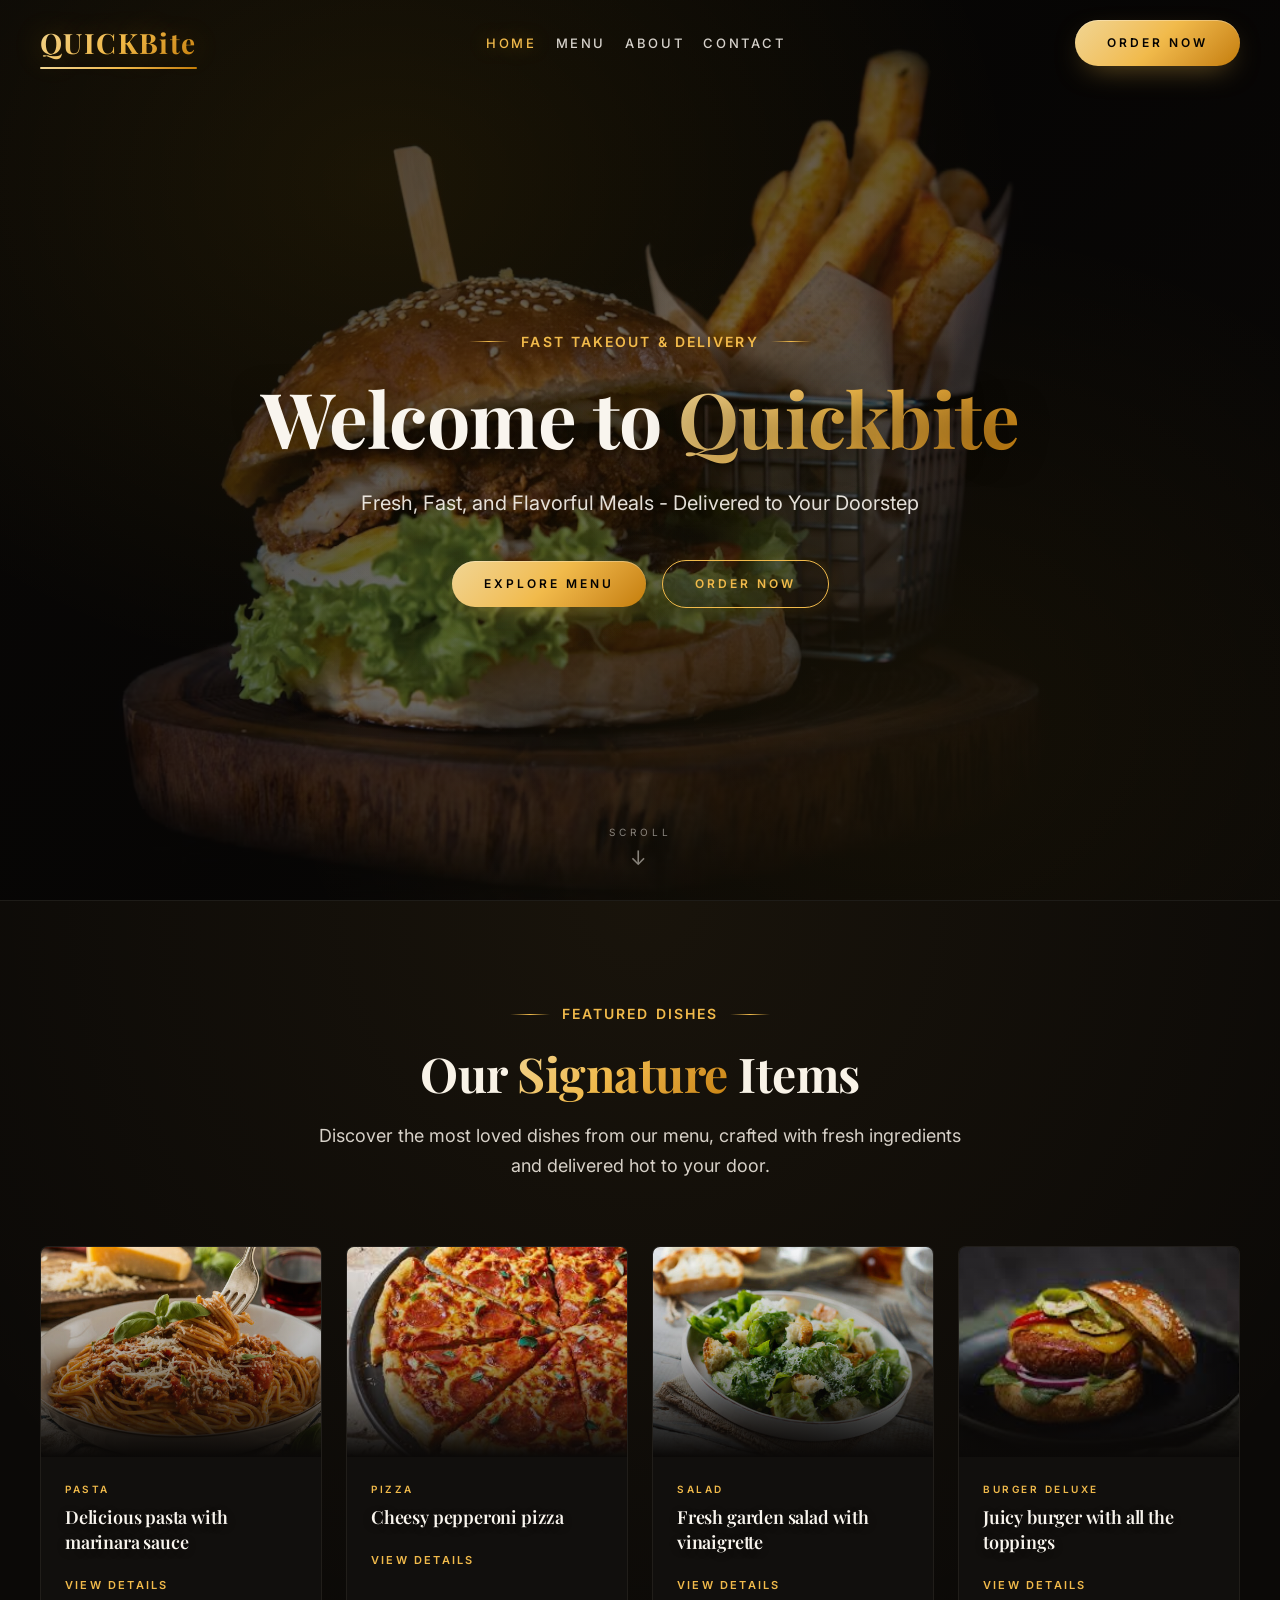
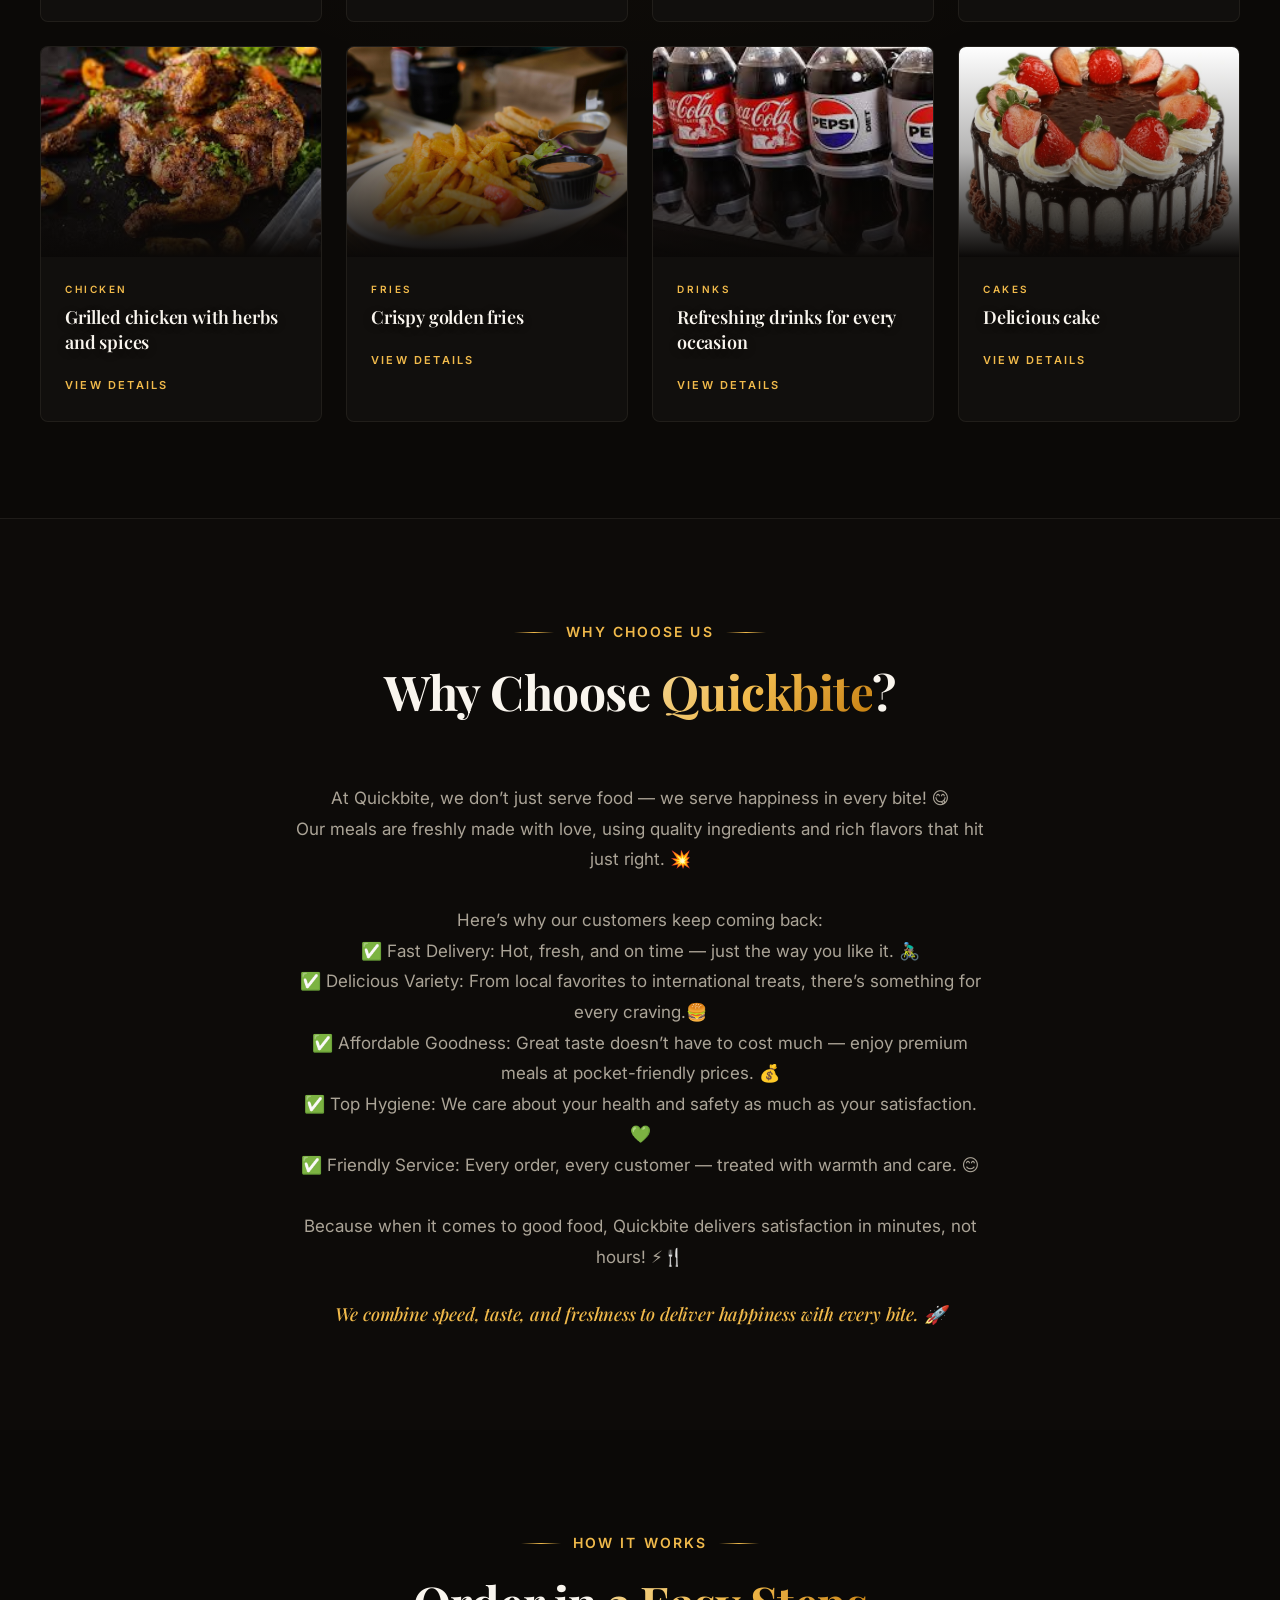
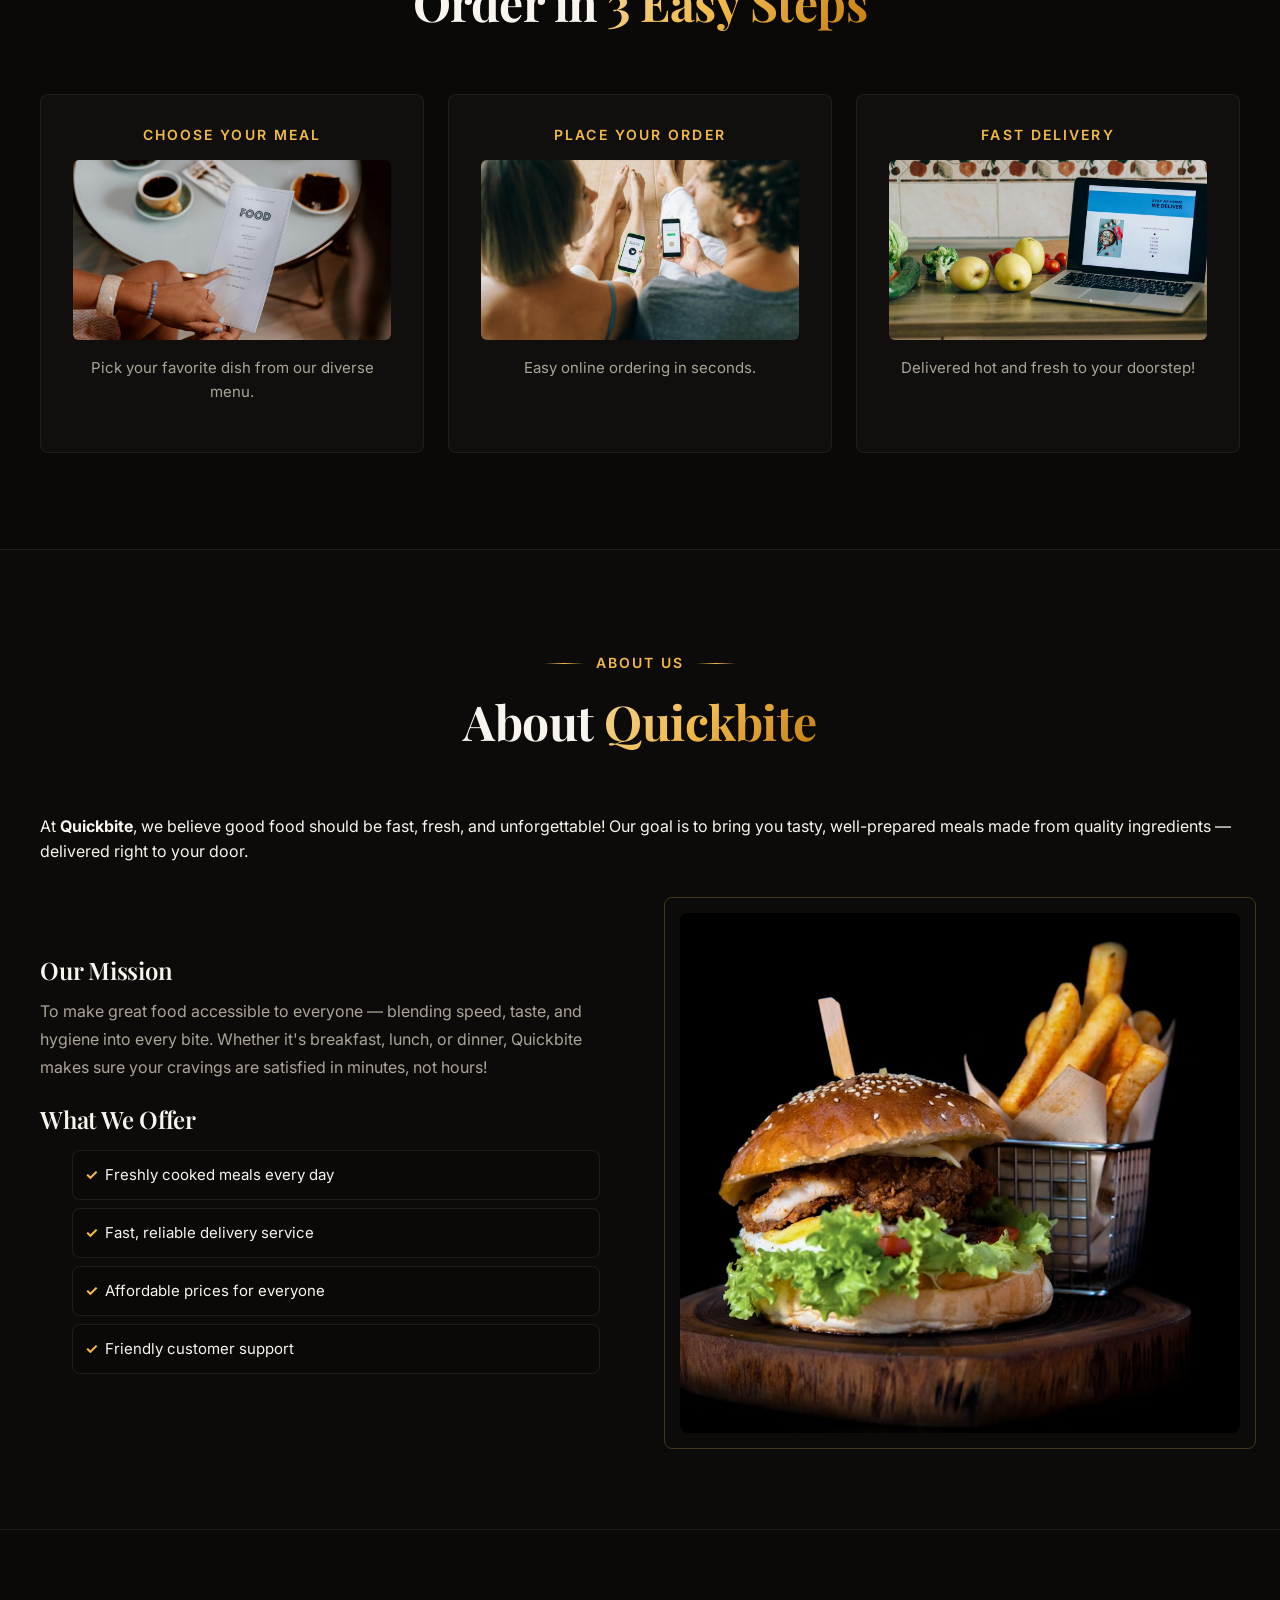
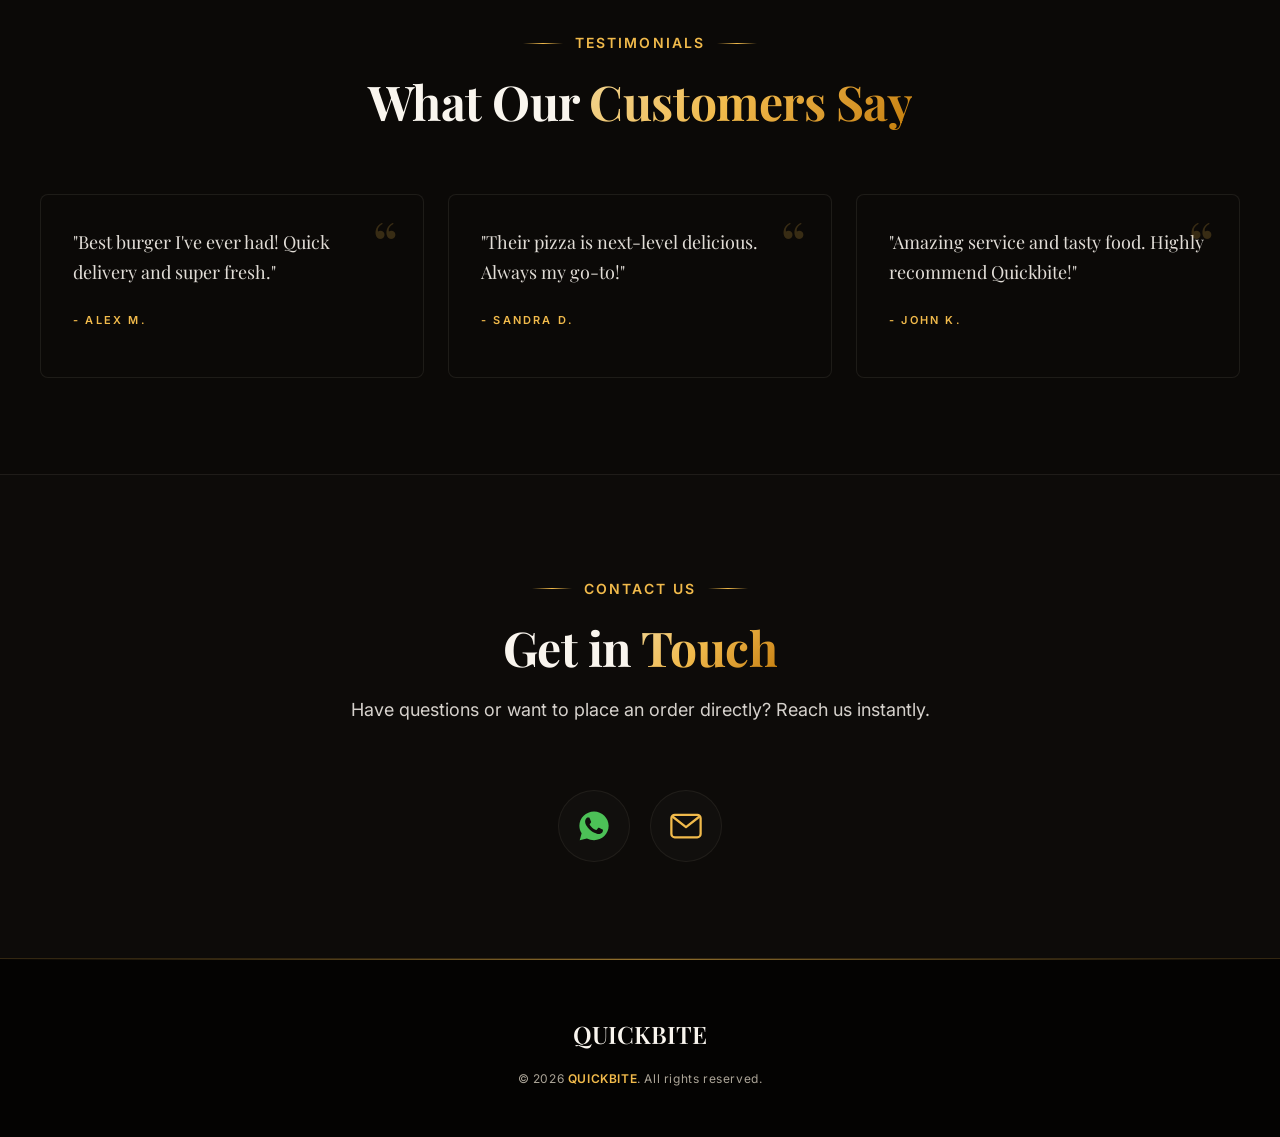
<file: index.html>
<!DOCTYPE html>
<html lang="en">
<head>
  <meta charset="UTF-8" />
  <meta name="viewport" content="width=device-width, initial-scale=1.0" />
  <title>Quickbite - Fast Takeout & Food Delivery in Enugu</title>

  <!-- 🔍 SEO Meta Tags -->
  <meta name="description" content="Order delicious takeout and fast food delivery from Quickbite in Enugu. Fresh, affordable, and delivered hot to your doorstep. Taste happiness in every bite!">
  <meta name="keywords" content="Quickbite, food delivery, takeout, Enugu restaurant, order food online, fast food, tasty meals, quick delivery, affordable meals, Nigerian takeout">
  <meta name="author" content="Quickbite">

  <!-- 🌐 Open Graph / Social Preview -->
  <meta property="og:title" content="Quickbite - Fresh, Fast & Flavorful Meals" />
  <meta property="og:description" content="Enjoy freshly prepared meals delivered quickly from Quickbite in Enugu. Order online for tasty, affordable dishes!" />
  <meta property="og:image" content="item2.jpg" />
  <meta property="og:type" content="website" />
  <meta property="og:url" content="https://quickbite.com" />
  <meta property="og:site_name" content="Quickbite" />
  <meta property="og:locale" content="en_NG" />
  <meta name="robots" content="index, follow" />
  <meta name="theme-color" content="#ff7a00" />
  <link rel="canonical" href="https://quickbite.com/" />
  <link rel="preconnect" href="https://cdn.jsdelivr.net" crossorigin />
  <link rel="preload" href="hero.jpg" as="image" />
  <meta name="apple-mobile-web-app-capable" content="yes" />
  <meta name="apple-mobile-web-app-status-bar-style" content="black-translucent" />

  <!-- 🐦 Twitter Card -->
  <meta name="twitter:card" content="summary_large_image" />
  <meta name="twitter:title" content="Quickbite - Fast Takeout & Delivery" />
  <meta name="twitter:description" content="Delicious food delivered hot and fresh from Quickbite. Fast, affordable, and full of flavor!" />
  <meta name="twitter:image" content="item2.jpg" />

  <link href="https://cdn.jsdelivr.net/npm/bootstrap@5.3.0/dist/css/bootstrap.min.css" rel="stylesheet">
  <link rel="stylesheet" href="style.css" />
  <!-- ✅ Optional: Schema for Google -->
  <script type="application/ld+json">
  {
    "@context": "https://schema.org",
    "@type": "Restaurant",
    "name": "Quickbite",
    "image": "item2.jpg",
    "address": {
      "@type": "PostalAddress",
      "streetAddress": "23 Ogui Road",
      "addressLocality": "Enugu",
      "addressCountry": "Nigeria"
    },
    "telephone": "+2349116354643",
    "servesCuisine": "Fast Food, Takeout",
    "priceRange": "₦₦",
    "url": "https://quickbite.com"
  }
  </script>
</head>
<body>
  <a class="skip-link" href="#main-content">Skip to main content</a>
  <main id="main-content">

  <header>
  <div class="header-inner">
    <a href="index.html" class="logo" aria-label="Quickbite home">QUICKBite</a>

    <nav class="nav-links" aria-label="Primary navigation">
      <a href="#home" class="nav-link">Home</a>
      <a href="menu.html" class="nav-link">Menu</a>
      <a href="#about" class="nav-link">About</a>
      <a href="#contact" class="nav-link">Contact</a>
    </nav>

    <a href="#contact" class="header-cta btn btn-gold">Order Now</a>

    <button id="hamburger" type="button" aria-label="Open menu" aria-expanded="false" aria-controls="side-panel">☰</button>
  </div>
</header>

<div id="side-panel">
  <a href="#home">Home</a>
  <a href="menu.html">Menu</a>
  <a href="#about">About</a>
  <a href="#contact">Contact</a>
  <div class="mobile-cta">
    <a href="#contact" class="btn btn-gold">Order Now</a>
  </div>
</div>

<div id="overlay"></div>

  <!-- HERO -->
  <section class="hero" id="home">
    <div class="hero-content">
      <span class="divider-gold">Fast Takeout & Delivery</span>
      <h1>Welcome to <span class="text-gradient-gold">Quickbite</span></h1>
      <p>Fresh, Fast, and Flavorful Meals - Delivered to Your Doorstep</p>
      <div class="hero-actions">
        <a href="menu.html" class="btn btn-gold">Explore Menu</a>
        <a href="#contact" class="btn btn-outline-gold">Order Now</a>
      </div>
    </div>
    <div class="scroll-indicator">
      <span>Scroll</span>
      <span>↓</span>
    </div>
  </section>



  <!-- FEATURED -->
  <section class="featured" id="featured">
    <div class="container">
      <div class="section-heading">
        <span class="divider-gold">Featured Dishes</span>
        <h2>Our <span class="text-gradient-gold">Signature</span> Items</h2>
        <p>Discover the most loved dishes from our menu, crafted with fresh ingredients and delivered hot to your door.</p>
      </div>
      <div class="featured-items">
        <div class="item">
          <div class="item-image-wrap">
            <img src="item1.jpg" alt="Delicious pasta dish">
          </div>
          <div class="item-body">
            <p>Pasta</p>
            <h6>Delicious pasta with marinara sauce</h6>
            <a href="menu.html#pasta">View Details</a>
          </div>
        </div>
        <div class="item">
          <div class="item-image-wrap">
            <img src="item2.jpg" alt="Cheesy pepperoni pizza">
          </div>
          <div class="item-body">
            <p>Pizza</p>
            <h6>Cheesy pepperoni pizza</h6>
            <a href="menu.html#pizzas">View Details</a>
          </div>
        </div>
        <div class="item">
          <div class="item-image-wrap">
            <img src="item3.jpg" alt="Fresh garden salad">
          </div>
          <div class="item-body">
            <p>Salad</p>
            <h6>Fresh garden salad with vinaigrette</h6>
            <a href="menu.html#sides">View Details</a>
          </div>
        </div>
        <div class="item">
          <div class="item-image-wrap">
            <img src="item4.jpg" alt="Juicy burger with toppings">
          </div>
          <div class="item-body">
            <p>Burger Deluxe</p>
            <h6>Juicy burger with all the toppings</h6>
            <a href="menu.html#burgers">View Details</a>
          </div>
        </div>
        <div class="item">
          <div class="item-image-wrap">
            <img src="item5.jpg" alt="Grilled chicken with herbs">
          </div>
          <div class="item-body">
            <p>Chicken</p>
            <h6>Grilled chicken with herbs and spices</h6>
            <a href="menu.html#chicken">View Details</a>
          </div>
        </div>
        <div class="item">
          <div class="item-image-wrap">
            <img src="fries.jpg" alt="Crispy golden fries">
          </div>
          <div class="item-body">
            <p>Fries</p>
            <h6>Crispy golden fries</h6>
            <a href="menu.html#sides">View Details</a>
          </div>
        </div>
        <div class="item">
          <div class="item-image-wrap">
            <img src="Drinks.jpg" alt="Chilled beverages">
          </div>
          <div class="item-body">
            <p>Drinks</p>
            <h6>Refreshing drinks for every occasion</h6>
            <a href="menu.html#drinks">View Details</a>
          </div>
        </div>
        <div class="item">
          <div class="item-image-wrap">
            <img src="Cakes.jpg" alt="Delicious cake">
          </div>
          <div class="item-body">
            <p>Cakes</p>
            <h6>Delicious cake</h6>
            <a href="menu.html#desserts">View Details</a>
          </div>
        </div>
      </div>
    </div>
  </section>

  <!-- ABOUT -->
  <section class="about-preview" id="about">
    <div class="container">
      <div class="section-heading">
        <span class="divider-gold">Why Choose Us</span>
        <h2>Why Choose <span class="text-gradient-gold">Quickbite</span>?</h2>
      </div>
    <p>At Quickbite, we don’t just serve food — we serve happiness in every bite! 😋
Our meals are freshly made with love, using quality ingredients and rich flavors that hit just right. 💥

Here’s why our customers keep coming back:
✅ Fast Delivery: Hot, fresh, and on time — just the way you like it. 🚴🏽‍♂️
✅ Delicious Variety: From local favorites to international treats, there’s something for every craving.🍔
✅ Affordable Goodness: Great taste doesn’t have to cost much — enjoy premium meals at pocket-friendly prices. 💰
✅ Top Hygiene: We care about your health and safety as much as your satisfaction.💚
✅ Friendly Service: Every order, every customer — treated with warmth and care. 😊

Because when it comes to good food, Quickbite delivers satisfaction in minutes, not hours! ⚡🍴</p>
<h6>We combine speed, taste, and freshness to deliver happiness with every bite. 🚀</h6>
    </div>
  </section>

  <!-- HOW IT WORKS -->
  <section class="how-it-works" id="how">
    <div class="container">
      <div class="section-heading">
        <span class="divider-gold">How It Works</span>
        <h2>Order in <span class="text-gradient-gold">3 Easy Steps</span></h2>
      </div>
      <div class="steps">
        <div class="step">
          <h3>Choose Your Meal</h3>
          <img src="pick.jpg" alt="Choosing a meal from the menu">
          <p>Pick your favorite dish from our diverse menu.</p>
        </div>
        <div class="step">
          <h3>Place Your Order</h3>
          <img src="order.jpg" alt="Placing an order online">
          <p>Easy online ordering in seconds.</p>
        </div>
        <div class="step">
          <h3>Fast Delivery</h3>
          <img src="fast.jpg" alt="Fast delivery service">
          <p>Delivered hot and fresh to your doorstep!</p>
        </div>
      </div>
    </div>
  </section>

  <!-- ABOUT SECTION -->
<section id="aboutse" class="about">
  <div class="container">
    <div class="section-heading">
      <span class="divider-gold">About Us</span>
      <h2>About <span class="text-gradient-gold">Quickbite</span></h2>
    </div>
    <p>
      At <strong>Quickbite</strong>, we believe good food should be fast, fresh, and unforgettable!
      Our goal is to bring you tasty, well-prepared meals made from quality ingredients — delivered right to your door.
    </p>

    <div class="about-details">
      <div class="about-text">
        <h3>Our Mission</h3>
        <p>
          To make great food accessible to everyone — blending speed, taste, and hygiene into every bite.
          Whether it's breakfast, lunch, or dinner, Quickbite makes sure your cravings are satisfied in minutes, not hours!
        </p>

        <h3>What We Offer</h3>
        <ul>
          <li>Freshly cooked meals every day</li>
          <li>Fast, reliable delivery service</li>
          <li>Affordable prices for everyone</li>
          <li>Friendly customer support</li>
        </ul>
      </div>

      <div class="about-img">
        <img src="hero.jpg" alt="Quickbite kitchen or delivery team">
      </div>
    </div>
  </div>
</section>

  <!-- TESTIMONIALS -->
  <section class="testimonials" id="testimonials">
    <div class="container">
      <div class="section-heading">
        <span class="divider-gold">Testimonials</span>
        <h2>What Our <span class="text-gradient-gold">Customers Say</span></h2>
      </div>
      <div class="testimonials-grid">
        <div class="review">
          <blockquote>"Best burger I've ever had! Quick delivery and super fresh."</blockquote>
          <p>- Alex M.</p>
        </div>
        <div class="review">
          <blockquote>"Their pizza is next-level delicious. Always my go-to!"</blockquote>
          <p>- Sandra D.</p>
        </div>
        <div class="review">
          <blockquote>"Amazing service and tasty food. Highly recommend Quickbite!"</blockquote>
          <p>- John K.</p>
        </div>
      </div>
    </div>
  </section>

  <section class="contact" id="contact">
    <div class="container">
      <div class="section-heading">
        <span class="divider-gold">Contact Us</span>
        <h2>Get in <span class="text-gradient-gold">Touch</span></h2>
        <p>Have questions or want to place an order directly? Reach us instantly.</p>
      </div>

      <div class="contact-info">
        <a class="contact-btn whatsapp-btn" href="https://wa.me/2349116354643" target="_blank" rel="noopener noreferrer" aria-label="Contact Quickbite on WhatsApp">
          <svg class="contact-logo" viewBox="0 0 32 32" role="img" aria-hidden="true">
            <path d="M16.02 3C8.84 3 3 8.73 3 15.78c0 2.38.69 4.69 2 6.68L3.3 28.7l6.39-1.66a13.3 13.3 0 0 0 6.33 1.61c7.17 0 13.02-5.73 13.02-12.78S23.2 3 16.02 3zm7.58 18.24c-.32.9-1.86 1.72-2.58 1.83-.66.1-1.52.15-2.45-.15-.56-.18-1.29-.42-2.22-.82-3.91-1.68-6.46-5.61-6.66-5.87-.2-.26-1.59-2.1-1.59-4.01 0-1.91 1-2.85 1.36-3.24.36-.39.78-.49 1.04-.49h.75c.24.01.57-.09.89.68.32.78 1.1 2.69 1.2 2.88.1.19.16.42.03.68-.13.26-.2.42-.39.65-.19.23-.4.51-.57.68-.19.19-.39.4-.17.78.23.39 1 1.64 2.15 2.66 1.48 1.31 2.73 1.71 3.12 1.9.39.19.62.16.85-.1.23-.26.98-1.14 1.24-1.53.26-.39.52-.32.88-.19.36.13 2.29 1.08 2.68 1.27.39.19.65.29.75.45.1.16.1.94-.22 1.84z" fill="currentColor"/>
          </svg>
        </a>
        <a class="contact-btn email-btn" href="mailto:phillipdennis076@gmail.com?subject=Order%20from%20QuickBite&body=Hello%20QuickBite%2C%0A%0AI%20would%20like%20to%20place%20an%20order%20for..." aria-label="Email Quickbite">
          <svg class="contact-logo" viewBox="0 0 32 32" role="img" aria-hidden="true">
            <rect x="3" y="6" width="26" height="20" rx="3" fill="none" stroke="currentColor" stroke-width="2"/>
            <path d="M4.5 8l11.5 9 11.5-9" fill="none" stroke="currentColor" stroke-width="2" stroke-linecap="round" stroke-linejoin="round"/>
          </svg>
        </a>
      </div>
    </div>
  </section>
  </main>

  <!-- FOOTER -->
  <footer>
    <div class="footer-inner">
      <div class="footer-brand">QUICKBITE</div>
      <p class="footer-copy">&copy; 2026 <strong>QUICKBITE</strong>. All rights reserved.</p>
    </div>
  </footer>

<script src="main.js"></script>
</body>
</html>
</file>
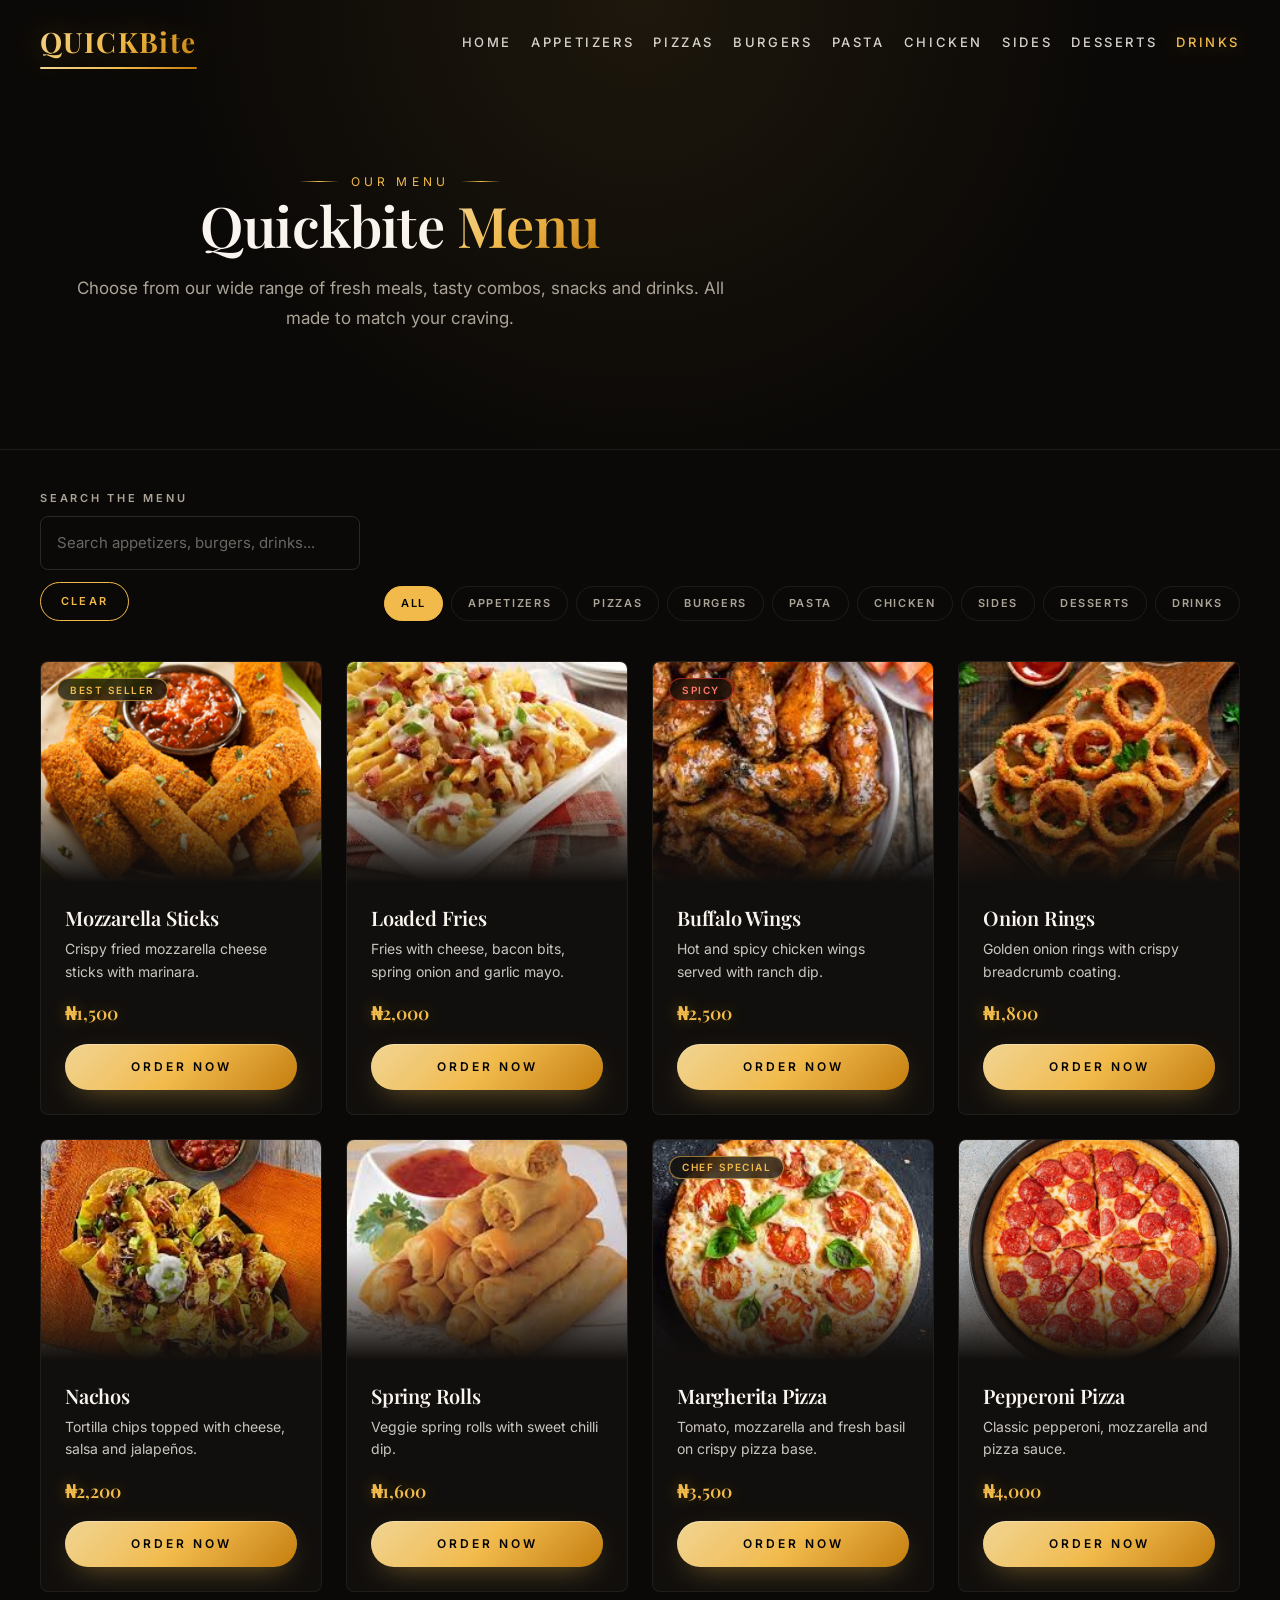
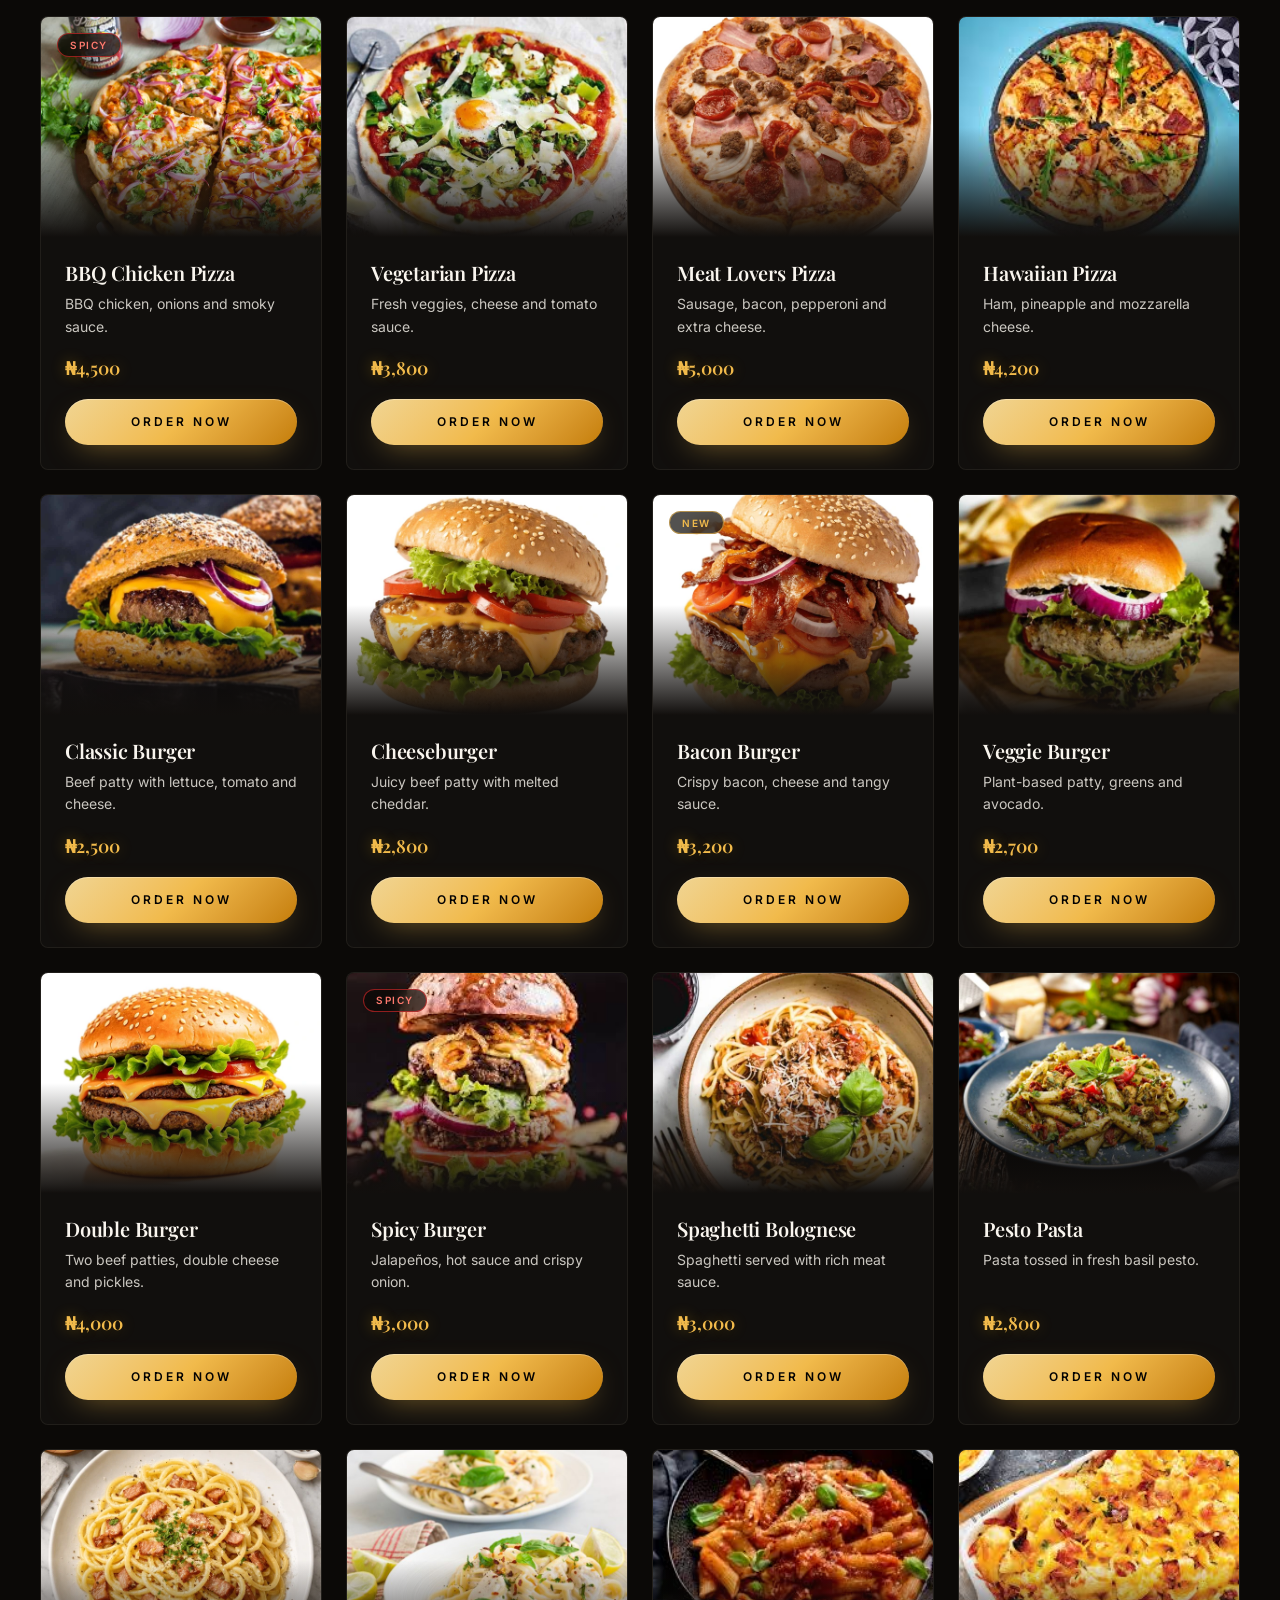
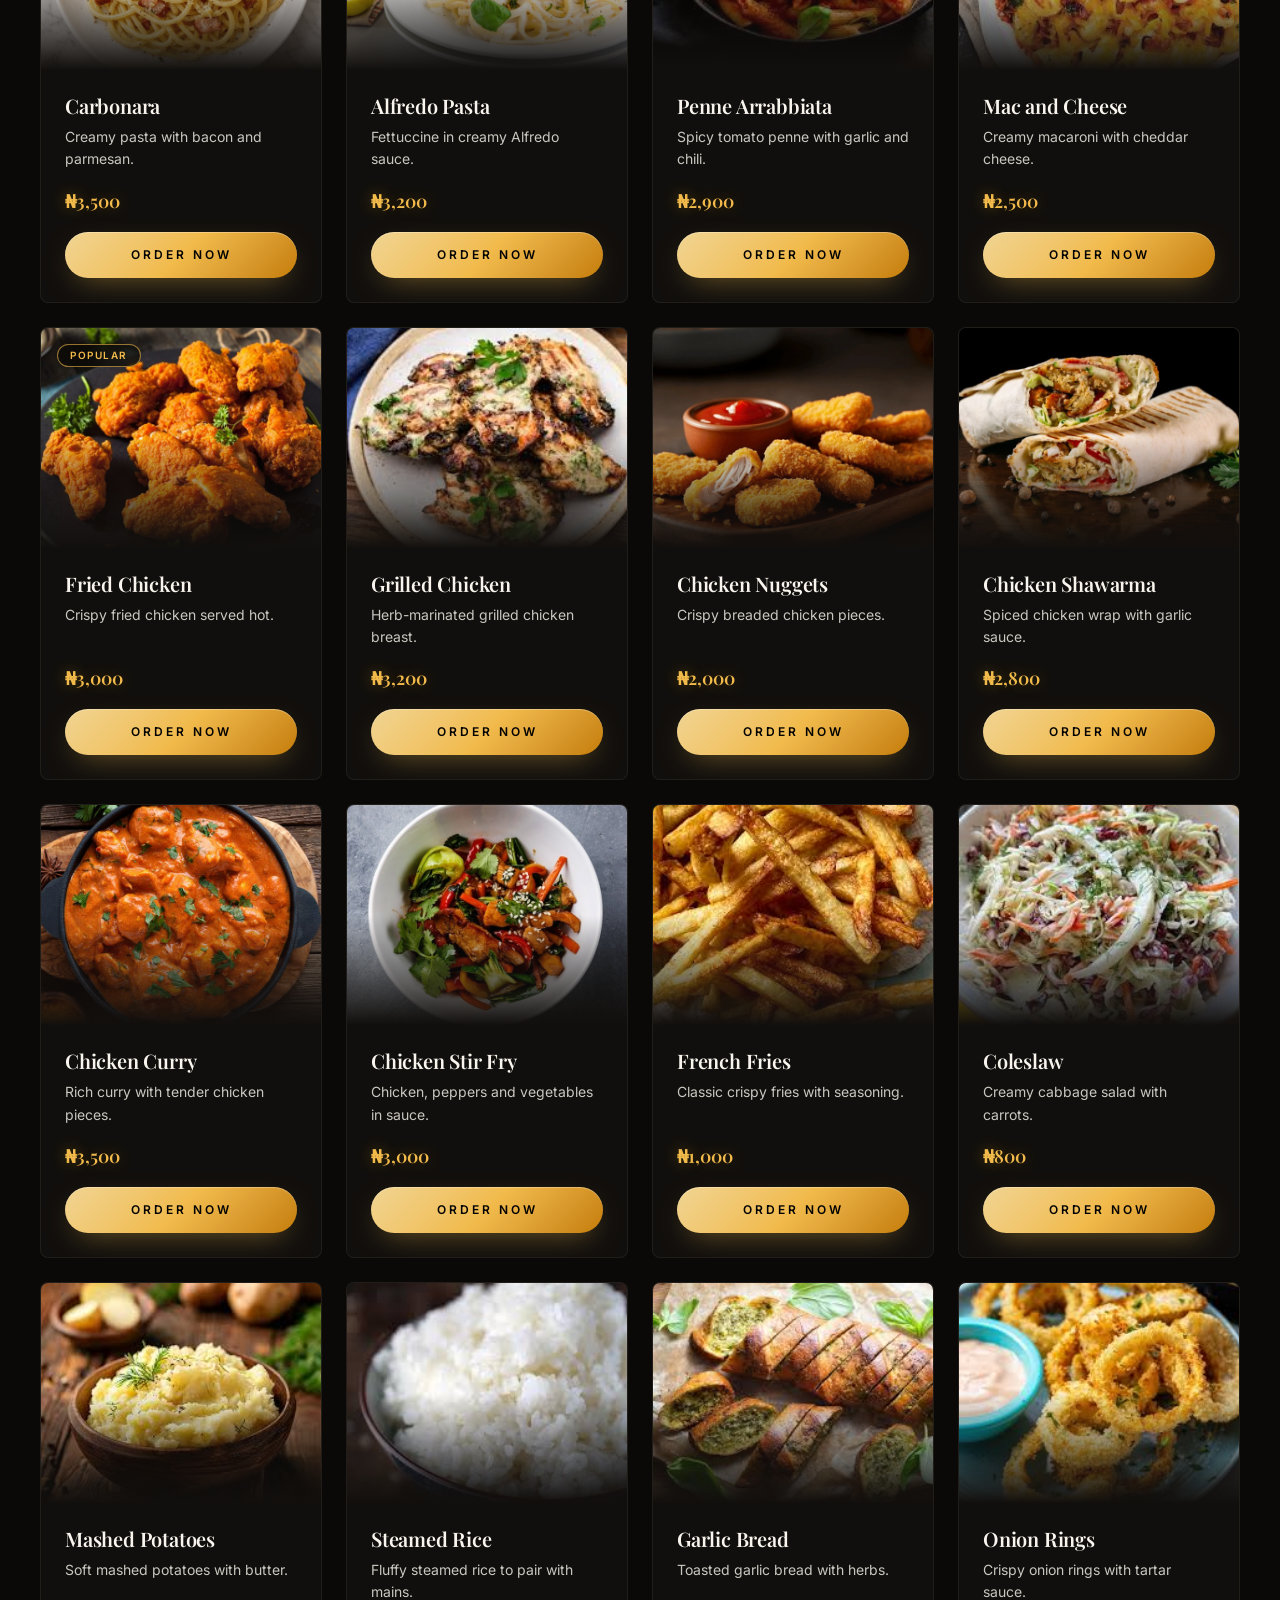
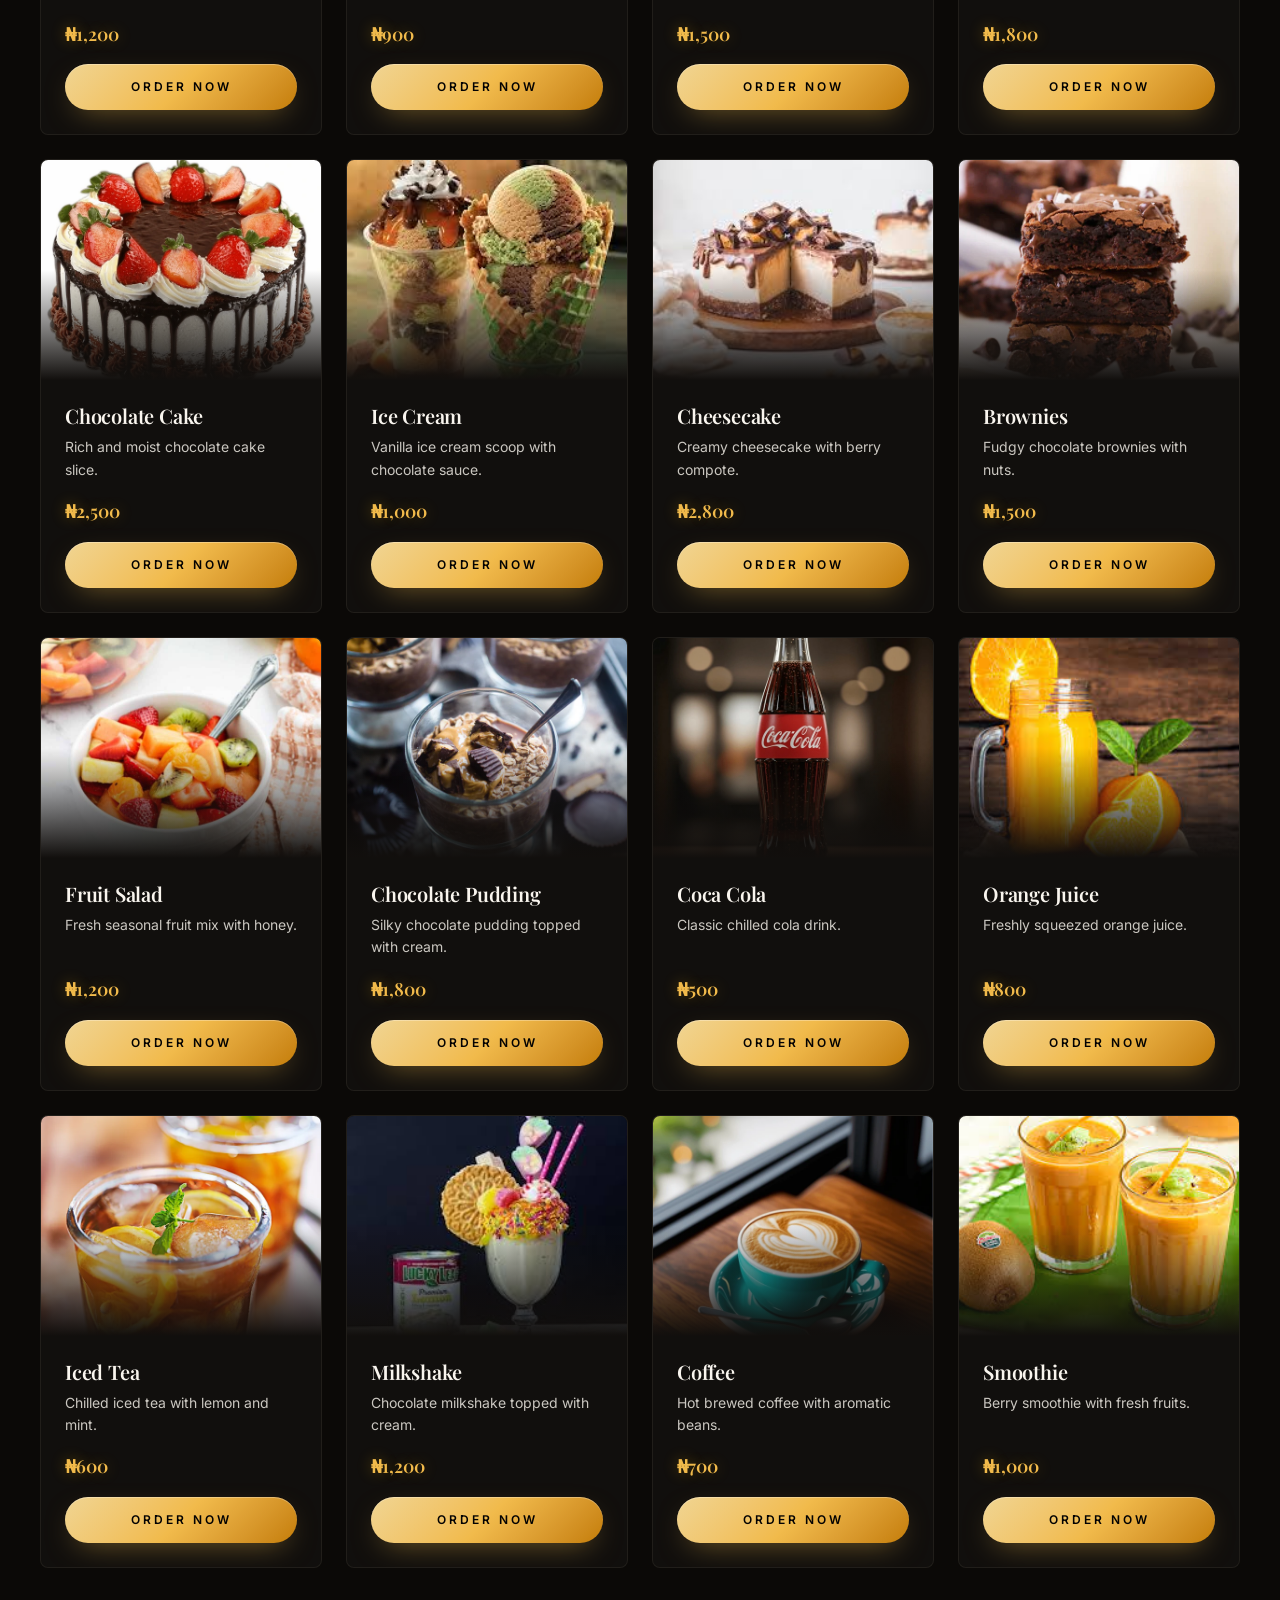
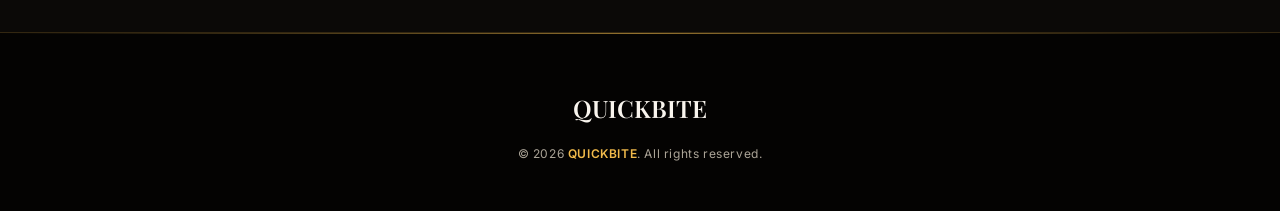
<file: menu.html>
<!DOCTYPE html>
<html lang="en">
<head>
    <meta charset="UTF-8">
    <meta name="viewport" content="width=device-width, initial-scale=1.0">
    <title>Quickbite Menu</title>
    <link href="https://cdn.jsdelivr.net/npm/bootstrap@5.3.0/dist/css/bootstrap.min.css" rel="stylesheet" integrity="sha384-9ndCyUaIbzAi2FUVXJi0CjmCapSmO7SnpJef0486qhLnuZ2cdeRhO02iuK6FUUVM" crossorigin="anonymous">
    <link rel="stylesheet" href="style.css" />
    <script src="https://cdn.jsdelivr.net/npm/bootstrap@5.3.0/dist/js/bootstrap.bundle.min.js" integrity="sha384-geWF76RCwLtnZ8qwWowPQNguL3RmwHVBC9FhGdlKrxdiJJigb/j/68SIy3Te4Bkz" crossorigin="anonymous"></script>
</head>
<body>

  <header>
    <div class="header-inner">
      <a href="index.html" class="logo">QUICKBite</a>

      <nav class="nav-links">
        <a href="index.html#home" class="nav-link">Home</a>
        <a href="#appetizers" class="nav-link">Appetizers</a>
        <a href="#pizzas" class="nav-link">Pizzas</a>
        <a href="#burgers" class="nav-link">Burgers</a>
        <a href="#pasta" class="nav-link">Pasta</a>
        <a href="#chicken" class="nav-link">Chicken</a>
        <a href="#sides" class="nav-link">Sides</a>
        <a href="#desserts" class="nav-link">Desserts</a>
        <a href="#drinks" class="nav-link">Drinks</a>
      </nav>

      <button id="hamburger" type="button" aria-label="Open menu" aria-expanded="false" aria-controls="side-panel">☰</button>
    </div>
  </header>

  <div id="side-panel">
    <a href="index.html#home">Home</a>
    <a href="#appetizers">Appetizers</a>
    <a href="#pizzas">Pizzas</a>
    <a href="#burgers">Burgers</a>
    <a href="#pasta">Pasta</a>
    <a href="#chicken">Chicken</a>
    <a href="#sides">Sides</a>
    <a href="#desserts">Desserts</a>
    <a href="#drinks">Drinks</a>
  </div>

  <div id="overlay"></div>

  <main>
    <section class="menu-hero">
      <div class="container">
        <div class="menu-hero-content">
          <span class="divider-gold">Our Menu</span>
          <h1>Quickbite <span class="text-gradient-gold">Menu</span></h1>
          <p>Choose from our wide range of fresh meals, tasty combos, snacks and drinks. All made to match your craving.</p>
        </div>
      </div>
    </section>

    <section class="menu-actions">
      <div class="menu-search-box">
        <label for="menu-search">Search the menu</label>
        <input id="menu-search" type="text" placeholder="Search appetizers, burgers, drinks...">
        <button id="search-clear" type="button">Clear</button>
      </div>
      <div class="menu-tabs" id="category-tabs">
        <button class="menu-tab active" data-category="all">All</button>
        <button class="menu-tab" data-category="appetizers">Appetizers</button>
        <button class="menu-tab" data-category="pizzas">Pizzas</button>
        <button class="menu-tab" data-category="burgers">Burgers</button>
        <button class="menu-tab" data-category="pasta">Pasta</button>
        <button class="menu-tab" data-category="chicken">Chicken</button>
        <button class="menu-tab" data-category="sides">Sides</button>
        <button class="menu-tab" data-category="desserts">Desserts</button>
        <button class="menu-tab" data-category="drinks">Drinks</button>
      </div>
    </section>

    <section class="menu-grid" id="menu-grid">
      <article class="menu-card" data-category="appetizers" id="appetizers">
        <div class="image-wrap">
          <span class="badge">Best Seller</span>
          <img src="Mozzarella Sticks.jpg" alt="Mozzarella Sticks" />
        </div>
        <div class="item-details">
          <h3>Mozzarella Sticks</h3>
          <p>Crispy fried mozzarella cheese sticks with marinara.</p>
          <span class="price">₦1,500</span>
          <button class="btn btn-gold order-btn" data-name="Mozzarella Sticks" data-price="₦1,500">Order Now</button>
        </div>
      </article>
      <article class="menu-card" data-category="appetizers">
        <div class="image-wrap">
          <img src="Loaded Fries.jpg" alt="Loaded Fries" />
        </div>
        <div class="item-details">
          <h3>Loaded Fries</h3>
          <p>Fries with cheese, bacon bits, spring onion and garlic mayo.</p>
          <span class="price">₦2,000</span>
          <button class="btn btn-gold order-btn" data-name="Loaded Fries" data-price="₦2,000">Order Now</button>
        </div>
      </article>
      <article class="menu-card" data-category="appetizers">
        <div class="image-wrap">
          <span class="badge spicy">Spicy</span>
          <img src="Buffalo Wings.jpg" alt="Buffalo Wings" />
        </div>
        <div class="item-details">
          <h3>Buffalo Wings</h3>
          <p>Hot and spicy chicken wings served with ranch dip.</p>
          <span class="price">₦2,500</span>
          <button class="btn btn-gold order-btn" data-name="Buffalo Wings" data-price="₦2,500">Order Now</button>
        </div>
      </article>
      <article class="menu-card" data-category="appetizers">
        <div class="image-wrap">
          <img src="Onion Rings.jpg" alt="Onion Rings" />
        </div>
        <div class="item-details">
          <h3>Onion Rings</h3>
          <p>Golden onion rings with crispy breadcrumb coating.</p>
          <span class="price">₦1,800</span>
          <button class="btn btn-gold order-btn" data-name="Onion Rings" data-price="₦1,800">Order Now</button>
        </div>
      </article>
      <article class="menu-card" data-category="appetizers">
        <div class="image-wrap">
          <img src="Nachos.jpg" alt="Nachos" />
        </div>
        <div class="item-details">
          <h3>Nachos</h3>
          <p>Tortilla chips topped with cheese, salsa and jalapeños.</p>
          <span class="price">₦2,200</span>
          <button class="btn btn-gold order-btn" data-name="Nachos" data-price="₦2,200">Order Now</button>
        </div>
      </article>
      <article class="menu-card" data-category="appetizers">
        <div class="image-wrap">
          <img src="Spring Rolls.jpg" alt="Spring Rolls" />
        </div>
        <div class="item-details">
          <h3>Spring Rolls</h3>
          <p>Veggie spring rolls with sweet chilli dip.</p>
          <span class="price">₦1,600</span>
          <button class="btn btn-gold order-btn" data-name="Spring Rolls" data-price="₦1,600">Order Now</button>
        </div>
      </article>

      <article class="menu-card" data-category="pizzas" id="pizzas">
        <div class="image-wrap">
          <span class="badge">Chef Special</span>
          <img src="Margherita Pizza.jpg" alt="Margherita Pizza" />
        </div>
        <div class="item-details">
          <h3>Margherita Pizza</h3>
          <p>Tomato, mozzarella and fresh basil on crispy pizza base.</p>
          <span class="price">₦3,500</span>
          <button class="btn btn-gold order-btn" data-name="Margherita Pizza" data-price="₦3,500">Order Now</button>
        </div>
      </article>
      <article class="menu-card" data-category="pizzas">
        <div class="image-wrap">
          <img src="Pepperoni Pizza.jpg" alt="Pepperoni Pizza" />
        </div>
        <div class="item-details">
          <h3>Pepperoni Pizza</h3>
          <p>Classic pepperoni, mozzarella and pizza sauce.</p>
          <span class="price">₦4,000</span>
          <button class="btn btn-gold order-btn" data-name="Pepperoni Pizza" data-price="₦4,000">Order Now</button>
        </div>
      </article>
      <article class="menu-card" data-category="pizzas">
        <div class="image-wrap">
          <span class="badge spicy">Spicy</span>
          <img src="BBQ Chicken Pizza.jpg" alt="BBQ Chicken Pizza" />
        </div>
        <div class="item-details">
          <h3>BBQ Chicken Pizza</h3>
          <p>BBQ chicken, onions and smoky sauce.</p>
          <span class="price">₦4,500</span>
          <button class="btn btn-gold order-btn" data-name="BBQ Chicken Pizza" data-price="₦4,500">Order Now</button>
        </div>
      </article>
      <article class="menu-card" data-category="pizzas">
        <div class="image-wrap">
          <img src="Vegetarian Pizza.jpg" alt="Vegetarian Pizza" />
        </div>
        <div class="item-details">
          <h3>Vegetarian Pizza</h3>
          <p>Fresh veggies, cheese and tomato sauce.</p>
          <span class="price">₦3,800</span>
          <button class="btn btn-gold order-btn" data-name="Vegetarian Pizza" data-price="₦3,800">Order Now</button>
        </div>
      </article>
      <article class="menu-card" data-category="pizzas">
        <div class="image-wrap">
          <img src="Meat Lovers Pizza.jpg" alt="Meat Lovers Pizza" />
        </div>
        <div class="item-details">
          <h3>Meat Lovers Pizza</h3>
          <p>Sausage, bacon, pepperoni and extra cheese.</p>
          <span class="price">₦5,000</span>
          <button class="btn btn-gold order-btn" data-name="Meat Lovers Pizza" data-price="₦5,000">Order Now</button>
        </div>
      </article>
      <article class="menu-card" data-category="pizzas">
        <div class="image-wrap">
          <img src="Hawaiian Pizza.jpg" alt="Hawaiian Pizza" />
        </div>
        <div class="item-details">
          <h3>Hawaiian Pizza</h3>
          <p>Ham, pineapple and mozzarella cheese.</p>
          <span class="price">₦4,200</span>
          <button class="btn btn-gold order-btn" data-name="Hawaiian Pizza" data-price="₦4,200">Order Now</button>
        </div>
      </article>

      <article class="menu-card" data-category="burgers" id="burgers">
        <div class="image-wrap">
          <img src="Classic Burger.jpg" alt="Classic Burger" />
        </div>
        <div class="item-details">
          <h3>Classic Burger</h3>
          <p>Beef patty with lettuce, tomato and cheese.</p>
          <span class="price">₦2,500</span>
          <button class="btn btn-gold order-btn" data-name="Classic Burger" data-price="₦2,500">Order Now</button>
        </div>
      </article>
      <article class="menu-card" data-category="burgers">
        <div class="image-wrap">
          <img src="Cheeseburger.jpg" alt="Cheeseburger" />
        </div>
        <div class="item-details">
          <h3>Cheeseburger</h3>
          <p>Juicy beef patty with melted cheddar.</p>
          <span class="price">₦2,800</span>
          <button class="btn btn-gold order-btn" data-name="Cheeseburger" data-price="₦2,800">Order Now</button>
        </div>
      </article>
      <article class="menu-card" data-category="burgers">
        <div class="image-wrap">
          <span class="badge">New</span>
          <img src="Bacon Burger.jpg" alt="Bacon Burger" />
        </div>
        <div class="item-details">
          <h3>Bacon Burger</h3>
          <p>Crispy bacon, cheese and tangy sauce.</p>
          <span class="price">₦3,200</span>
          <button class="btn btn-gold order-btn" data-name="Bacon Burger" data-price="₦3,200">Order Now</button>
        </div>
      </article>
      <article class="menu-card" data-category="burgers">
        <div class="image-wrap">
          <img src="Veggie Burger.jpg" alt="Veggie Burger" />
        </div>
        <div class="item-details">
          <h3>Veggie Burger</h3>
          <p>Plant-based patty, greens and avocado.</p>
          <span class="price">₦2,700</span>
          <button class="btn btn-gold order-btn" data-name="Veggie Burger" data-price="₦2,700">Order Now</button>
        </div>
      </article>
      <article class="menu-card" data-category="burgers">
        <div class="image-wrap">
          <img src="Double Burger.jpg" alt="Double Burger" />
        </div>
        <div class="item-details">
          <h3>Double Burger</h3>
          <p>Two beef patties, double cheese and pickles.</p>
          <span class="price">₦4,000</span>
          <button class="btn btn-gold order-btn" data-name="Double Burger" data-price="₦4,000">Order Now</button>
        </div>
      </article>
      <article class="menu-card" data-category="burgers">
        <div class="image-wrap">
          <span class="badge spicy">Spicy</span>
          <img src="Spicy Burger.jpg" alt="Spicy Burger" />
        </div>
        <div class="item-details">
          <h3>Spicy Burger</h3>
          <p>Jalapeños, hot sauce and crispy onion.</p>
          <span class="price">₦3,000</span>
          <button class="btn btn-gold order-btn" data-name="Spicy Burger" data-price="₦3,000">Order Now</button>
        </div>
      </article>

      <article class="menu-card" data-category="pasta" id="pasta">
        <div class="image-wrap">
          <img src="Spaghetti Bolognese.jpg" alt="Spaghetti Bolognese" />
        </div>
        <div class="item-details">
          <h3>Spaghetti Bolognese</h3>
          <p>Spaghetti served with rich meat sauce.</p>
          <span class="price">₦3,000</span>
          <button class="btn btn-gold order-btn" data-name="Spaghetti Bolognese" data-price="₦3,000">Order Now</button>
        </div>
      </article>
      <article class="menu-card" data-category="pasta">
        <div class="image-wrap">
          <img src="Pesto Pasta.jpg" alt="Pesto Pasta" />
        </div>
        <div class="item-details">
          <h3>Pesto Pasta</h3>
          <p>Pasta tossed in fresh basil pesto.</p>
          <span class="price">₦2,800</span>
          <button class="btn btn-gold order-btn" data-name="Pesto Pasta" data-price="₦2,800">Order Now</button>
        </div>
      </article>
      <article class="menu-card" data-category="pasta">
        <div class="image-wrap">
          <img src="Carbonara.jpg" alt="Carbonara" />
        </div>
        <div class="item-details">
          <h3>Carbonara</h3>
          <p>Creamy pasta with bacon and parmesan.</p>
          <span class="price">₦3,500</span>
          <button class="btn btn-gold order-btn" data-name="Carbonara" data-price="₦3,500">Order Now</button>
        </div>
      </article>
      <article class="menu-card" data-category="pasta">
        <div class="image-wrap">
          <img src="Alfredo Pasta.jpg" alt="Alfredo Pasta" />
        </div>
        <div class="item-details">
          <h3>Alfredo Pasta</h3>
          <p>Fettuccine in creamy Alfredo sauce.</p>
          <span class="price">₦3,200</span>
          <button class="btn btn-gold order-btn" data-name="Alfredo Pasta" data-price="₦3,200">Order Now</button>
        </div>
      </article>
      <article class="menu-card" data-category="pasta">
        <div class="image-wrap">
          <img src="Penne Arrabbiata.jpg" alt="Penne Arrabbiata" />
        </div>
        <div class="item-details">
          <h3>Penne Arrabbiata</h3>
          <p>Spicy tomato penne with garlic and chili.</p>
          <span class="price">₦2,900</span>
          <button class="btn btn-gold order-btn" data-name="Penne Arrabbiata" data-price="₦2,900">Order Now</button>
        </div>
      </article>
      <article class="menu-card" data-category="pasta">
        <div class="image-wrap">
          <img src="Mac and Cheese.jpg" alt="Mac and Cheese" />
        </div>
        <div class="item-details">
          <h3>Mac and Cheese</h3>
          <p>Creamy macaroni with cheddar cheese.</p>
          <span class="price">₦2,500</span>
          <button class="btn btn-gold order-btn" data-name="Mac and Cheese" data-price="₦2,500">Order Now</button>
        </div>
      </article>

      <article class="menu-card" data-category="chicken" id="chicken">
        <div class="image-wrap">
          <span class="badge">Popular</span>
          <img src="Fried Chicken.jpg" alt="Fried Chicken" />
        </div>
        <div class="item-details">
          <h3>Fried Chicken</h3>
          <p>Crispy fried chicken served hot.</p>
          <span class="price">₦3,000</span>
          <button class="btn btn-gold order-btn" data-name="Fried Chicken" data-price="₦3,000">Order Now</button>
        </div>
      </article>
      <article class="menu-card" data-category="chicken">
        <div class="image-wrap">
          <img src="Grilled Chicken.jpg" alt="Grilled Chicken" />
        </div>
        <div class="item-details">
          <h3>Grilled Chicken</h3>
          <p>Herb-marinated grilled chicken breast.</p>
          <span class="price">₦3,200</span>
          <button class="btn btn-gold order-btn" data-name="Grilled Chicken" data-price="₦3,200">Order Now</button>
        </div>
      </article>
      <article class="menu-card" data-category="chicken">
        <div class="image-wrap">
          <img src="Chicken Nuggets.jpg" alt="Chicken Nuggets" />
        </div>
        <div class="item-details">
          <h3>Chicken Nuggets</h3>
          <p>Crispy breaded chicken pieces.</p>
          <span class="price">₦2,000</span>
          <button class="btn btn-gold order-btn" data-name="Chicken Nuggets" data-price="₦2,000">Order Now</button>
        </div>
      </article>
      <article class="menu-card" data-category="chicken">
        <div class="image-wrap">
          <img src="Chicken Shawarma.jpg" alt="Chicken Shawarma" />
        </div>
        <div class="item-details">
          <h3>Chicken Shawarma</h3>
          <p>Spiced chicken wrap with garlic sauce.</p>
          <span class="price">₦2,800</span>
          <button class="btn btn-gold order-btn" data-name="Chicken Shawarma" data-price="₦2,800">Order Now</button>
        </div>
      </article>
      <article class="menu-card" data-category="chicken">
        <div class="image-wrap">
          <img src="Chicken Curry.jpg" alt="Chicken Curry" />
        </div>
        <div class="item-details">
          <h3>Chicken Curry</h3>
          <p>Rich curry with tender chicken pieces.</p>
          <span class="price">₦3,500</span>
          <button class="btn btn-gold order-btn" data-name="Chicken Curry" data-price="₦3,500">Order Now</button>
        </div>
      </article>
      <article class="menu-card" data-category="chicken">
        <div class="image-wrap">
          <img src="Chicken Stir Fry.jpg" alt="Chicken Stir Fry" />
        </div>
        <div class="item-details">
          <h3>Chicken Stir Fry</h3>
          <p>Chicken, peppers and vegetables in sauce.</p>
          <span class="price">₦3,000</span>
          <button class="btn btn-gold order-btn" data-name="Chicken Stir Fry" data-price="₦3,000">Order Now</button>
        </div>
      </article>

      <article class="menu-card" data-category="sides" id="sides">
        <div class="image-wrap">
          <img src="French Fries.jpg" alt="French Fries" />
        </div>
        <div class="item-details">
          <h3>French Fries</h3>
          <p>Classic crispy fries with seasoning.</p>
          <span class="price">₦1,000</span>
          <button class="btn btn-gold order-btn" data-name="French Fries" data-price="₦1,000">Order Now</button>
        </div>
      </article>
      <article class="menu-card" data-category="sides">
        <div class="image-wrap">
          <img src="Coleslaw.jpg" alt="Coleslaw" />
        </div>
        <div class="item-details">
          <h3>Coleslaw</h3>
          <p>Creamy cabbage salad with carrots.</p>
          <span class="price">₦800</span>
          <button class="btn btn-gold order-btn" data-name="Coleslaw" data-price="₦800">Order Now</button>
        </div>
      </article>
      <article class="menu-card" data-category="sides">
        <div class="image-wrap">
          <img src="Mashed Potatoes.jpg" alt="Mashed Potatoes" />
        </div>
        <div class="item-details">
          <h3>Mashed Potatoes</h3>
          <p>Soft mashed potatoes with butter.</p>
          <span class="price">₦1,200</span>
          <button class="btn btn-gold order-btn" data-name="Mashed Potatoes" data-price="₦1,200">Order Now</button>
        </div>
      </article>
      <article class="menu-card" data-category="sides">
        <div class="image-wrap">
          <img src="Steamed Rice.jpg" alt="Steamed Rice" />
        </div>
        <div class="item-details">
          <h3>Steamed Rice</h3>
          <p>Fluffy steamed rice to pair with mains.</p>
          <span class="price">₦900</span>
          <button class="btn btn-gold order-btn" data-name="Steamed Rice" data-price="₦900">Order Now</button>
        </div>
      </article>
      <article class="menu-card" data-category="sides">
        <div class="image-wrap">
          <img src="Garlic Bread.jpg" alt="Garlic Bread" />
        </div>
        <div class="item-details">
          <h3>Garlic Bread</h3>
          <p>Toasted garlic bread with herbs.</p>
          <span class="price">₦1,500</span>
          <button class="btn btn-gold order-btn" data-name="Garlic Bread" data-price="₦1,500">Order Now</button>
        </div>
      </article>
      <article class="menu-card" data-category="sides">
        <div class="image-wrap">
          <img src="Onion Ring.jpg" alt="Onion Rings" />
        </div>
        <div class="item-details">
          <h3>Onion Rings</h3>
          <p>Crispy onion rings with tartar sauce.</p>
          <span class="price">₦1,800</span>
          <button class="btn btn-gold order-btn" data-name="Onion Rings" data-price="₦1,800">Order Now</button>
        </div>
      </article>

      <article class="menu-card" data-category="desserts" id="desserts">
        <div class="image-wrap">
          <img src="Cakes.jpg" alt="Chocolate cake" />
        </div>
        <div class="item-details">
          <h3>Chocolate Cake</h3>
          <p>Rich and moist chocolate cake slice.</p>
          <span class="price">₦2,500</span>
          <button class="btn btn-gold order-btn" data-name="Chocolate Cake" data-price="₦2,500">Order Now</button>
        </div>
      </article>
      <article class="menu-card" data-category="desserts">
        <div class="image-wrap">
          <img src="Ice Cream.jpg" alt="Ice Cream" />
        </div>
        <div class="item-details">
          <h3>Ice Cream</h3>
          <p>Vanilla ice cream scoop with chocolate sauce.</p>
          <span class="price">₦1,000</span>
          <button class="btn btn-gold order-btn" data-name="Ice Cream" data-price="₦1,000">Order Now</button>
        </div>
      </article>
      <article class="menu-card" data-category="desserts">
        <div class="image-wrap">
          <img src="Cheesecake.jpg" alt="Cheesecake" />
        </div>
        <div class="item-details">
          <h3>Cheesecake</h3>
          <p>Creamy cheesecake with berry compote.</p>
          <span class="price">₦2,800</span>
          <button class="btn btn-gold order-btn" data-name="Cheesecake" data-price="₦2,800">Order Now</button>
        </div>
      </article>
      <article class="menu-card" data-category="desserts">
        <div class="image-wrap">
          <img src="Brownies.jpg" alt="Brownies" />
        </div>
        <div class="item-details">
          <h3>Brownies</h3>
          <p>Fudgy chocolate brownies with nuts.</p>
          <span class="price">₦1,500</span>
          <button class="btn btn-gold order-btn" data-name="Brownies" data-price="₦1,500">Order Now</button>
        </div>
      </article>
      <article class="menu-card" data-category="desserts">
        <div class="image-wrap">
          <img src="Fruit Salad.jpg" alt="Fruit Salad" />
        </div>
        <div class="item-details">
          <h3>Fruit Salad</h3>
          <p>Fresh seasonal fruit mix with honey.</p>
          <span class="price">₦1,200</span>
          <button class="btn btn-gold order-btn" data-name="Fruit Salad" data-price="₦1,200">Order Now</button>
        </div>
      </article>
      <article class="menu-card" data-category="desserts">
        <div class="image-wrap">
          <img src="Chocolate Pudding.jpg" alt="Chocolate Pudding" />
        </div>
        <div class="item-details">
          <h3>Chocolate Pudding</h3>
          <p>Silky chocolate pudding topped with cream.</p>
          <span class="price">₦1,800</span>
          <button class="btn btn-gold order-btn" data-name="Chocolate Pudding" data-price="₦1,800">Order Now</button>
        </div>
      </article>

      <article class="menu-card" data-category="drinks" id="drinks">
        <div class="image-wrap">
          <img src="Coca Cola.jpg" alt="Coca Cola" />
        </div>
        <div class="item-details">
          <h3>Coca Cola</h3>
          <p>Classic chilled cola drink.</p>
          <span class="price">₦500</span>
          <button class="btn btn-gold order-btn" data-name="Coca Cola" data-price="₦500">Order Now</button>
        </div>
      </article>
      <article class="menu-card" data-category="drinks">
        <div class="image-wrap">
          <img src="Orange Juice.jpg" alt="Orange Juice" />
        </div>
        <div class="item-details">
          <h3>Orange Juice</h3>
          <p>Freshly squeezed orange juice.</p>
          <span class="price">₦800</span>
          <button class="btn btn-gold order-btn" data-name="Orange Juice" data-price="₦800">Order Now</button>
        </div>
      </article>
      <article class="menu-card" data-category="drinks">
        <div class="image-wrap">
          <img src="Iced Tea.jpg" alt="Iced Tea" />
        </div>
        <div class="item-details">
          <h3>Iced Tea</h3>
          <p>Chilled iced tea with lemon and mint.</p>
          <span class="price">₦600</span>
          <button class="btn btn-gold order-btn" data-name="Iced Tea" data-price="₦600">Order Now</button>
        </div>
      </article>
      <article class="menu-card" data-category="drinks">
        <div class="image-wrap">
          <img src="Milkshake.jpg" alt="Milkshake" />
        </div>
        <div class="item-details">
          <h3>Milkshake</h3>
          <p>Chocolate milkshake topped with cream.</p>
          <span class="price">₦1,200</span>
          <button class="btn btn-gold order-btn" data-name="Milkshake" data-price="₦1,200">Order Now</button>
        </div>
      </article>
      <article class="menu-card" data-category="drinks">
        <div class="image-wrap">
          <img src="Coffee.jpg" alt="Coffee" />
        </div>
        <div class="item-details">
          <h3>Coffee</h3>
          <p>Hot brewed coffee with aromatic beans.</p>
          <span class="price">₦700</span>
          <button class="btn btn-gold order-btn" data-name="Coffee" data-price="₦700">Order Now</button>
        </div>
      </article>
      <article class="menu-card" data-category="drinks">
        <div class="image-wrap">
          <img src="Smoothie.jpg" alt="Smoothie" />
        </div>
        <div class="item-details">
          <h3>Smoothie</h3>
          <p>Berry smoothie with fresh fruits.</p>
          <span class="price">₦1,000</span>
          <button class="btn btn-gold order-btn" data-name="Smoothie" data-price="₦1,000">Order Now</button>
        </div>
      </article>
    </section>
  </main>

  <div class="modal fade" id="orderModal" tabindex="-1" aria-labelledby="orderModalLabel" aria-hidden="true">
    <div class="modal-dialog modal-dialog-centered">
      <div class="modal-content">
        <div class="modal-header">
          <h5 class="modal-title" id="orderModalLabel">Place Your Order</h5>
          <button type="button" class="btn-close" data-bs-dismiss="modal" aria-label="Close"></button>
        </div>
        <div class="modal-body">
          <p><strong>Item:</strong> <span id="order-name">Quickbite special</span></p>
          <p><strong>Price:</strong> <span id="order-price">₦0</span></p>
          <div class="mb-3">
            <label for="order-quantity" class="form-label">Quantity</label>
            <input type="number" id="order-quantity" class="form-control" min="1" value="1">
          </div>
          <div class="mb-3">
            <label for="order-note" class="form-label">Special note</label>
            <textarea id="order-note" class="form-control" rows="2" placeholder="Add instructions or delivery notes"></textarea>
          </div>
        </div>
        <div class="modal-footer">
          <button type="button" class="btn btn-secondary" data-bs-dismiss="modal">Cancel</button>
          <a id="order-action" href="https://wa.me/2349116354643" target="_blank" class="btn btn-danger">Order on WhatsApp</a>
        </div>
      </div>
    </div>
  </div>

  <footer>
    <div class="footer-inner">
      <div class="footer-brand">QUICKBITE</div>
      <p class="footer-copy">&copy; 2026 <strong>QUICKBITE</strong>. All rights reserved.</p>
    </div>
  </footer>

<script src="main.js"></script>
<script>
  const searchInput = document.getElementById('menu-search');
  const tabs = document.querySelectorAll('.menu-tab');
  const cards = document.querySelectorAll('.menu-card');
  const clearButton = document.getElementById('search-clear');


  function filterMenu(category = 'all', query = '') {
    const normalizedQuery = query.trim().toLowerCase();
    cards.forEach(card => {
      const title = card.querySelector('h3').textContent.toLowerCase();
      const description = card.querySelector('p').textContent.toLowerCase();
      const matchesCategory = category === 'all' || card.dataset.category === category;
      const matchesSearch = normalizedQuery === '' || title.includes(normalizedQuery) || description.includes(normalizedQuery);
      card.style.display = matchesCategory && matchesSearch ? 'grid' : 'none';
    });
  }

  tabs.forEach(tab => {
    tab.addEventListener('click', () => {
      tabs.forEach(item => item.classList.remove('active'));
      tab.classList.add('active');
      filterMenu(tab.dataset.category, searchInput.value);
      if (tab.dataset.category !== 'all') {
        const section = document.getElementById(tab.dataset.category);
        if (section) section.scrollIntoView({ behavior: 'smooth', block: 'start' });
      }
    });
  });

  searchInput.addEventListener('input', () => {
    const activeTab = document.querySelector('.menu-tab.active').dataset.category;
    filterMenu(activeTab, searchInput.value);
  });

  clearButton.addEventListener('click', () => {
    searchInput.value = '';
    filterMenu(document.querySelector('.menu-tab.active').dataset.category, '');
  });

  document.querySelectorAll('.order-btn').forEach(button => {
    button.addEventListener('click', () => {
      const itemName = button.dataset.name;
      const itemPrice = button.dataset.price;
      const quantityInput = document.getElementById('order-quantity');
      const noteField = document.getElementById('order-note');
      const actionLink = document.getElementById('order-action');

      quantityInput.value = 1;
      noteField.value = '';
      document.getElementById('order-name').textContent = itemName;
      document.getElementById('order-price').textContent = itemPrice;

      function updateOrderLink() {
        const qty = Math.max(1, Number(quantityInput.value) || 1);
        quantityInput.value = qty;
        const note = noteField.value.trim();
        const message = `Hello Quickbite, I would like to order ${itemName} (${itemPrice}) x ${qty}.${note ? ` Note: ${note}` : ''}`;
        actionLink.href = `https://wa.me/2349116354643?text=${encodeURIComponent(message)}`;
      }

      quantityInput.oninput = updateOrderLink;
      noteField.oninput = updateOrderLink;
      updateOrderLink();

      const orderModal = new bootstrap.Modal(document.getElementById('orderModal'));
      orderModal.show();
    });
  });
</script>

</body>
</html>
</file>
<file: style.css>
/* ==============================
   QUICKBITE — Luxury Design System
   (Inspired by Bella Vista visual language)
   ============================== */

@import url('https://fonts.googleapis.com/css2?family=Inter:wght@400;500;600;700&family=Playfair+Display:ital,wght@0,500;0,600;0,700;1,500;1,600&display=swap');

/* --- Design Tokens --- */
:root {
  --radius: 0.5rem;
  --background: oklch(0.14 0.005 60);
  --foreground: oklch(0.97 0.01 80);
  --ink: oklch(0.09 0.005 60);
  --card: oklch(0.17 0.006 60);
  --card-foreground: oklch(0.97 0.01 80);
  --muted-foreground: oklch(0.72 0.02 80);
  --border: oklch(0.28 0.01 70 / 60%);
  --input: oklch(0.28 0.01 70);
  --gold: oklch(0.82 0.14 82);
  --gold-soft: oklch(0.88 0.09 88);
  --gold-deep: oklch(0.65 0.14 70);
  --font-serif: "Playfair Display", ui-serif, Georgia, serif;
  --font-sans: "Inter", ui-sans-serif, system-ui, sans-serif;
  --max-width: 80rem;
  --section-py: 6rem;
  --section-py-lg: 9rem;
}

/* --- Reset --- */
*, *::before, *::after {
  margin: 0;
  padding: 0;
  box-sizing: border-box;
}

html {
  scroll-behavior: smooth;
}

img {
  display: block;
  max-width: 100%;
  height: auto;
}

body {
  font-family: var(--font-sans);
  background-color: var(--background);
  color: var(--foreground);
  line-height: 1.6;
  overflow-x: hidden;
  -webkit-font-smoothing: antialiased;
}

h1, h2, h3, h4, h5, h6 {
  font-family: var(--font-serif);
  letter-spacing: -0.01em;
}

a {
  text-decoration: none;
  color: inherit;
}

::selection {
  background: var(--gold);
  color: var(--ink);
}

::-webkit-scrollbar { width: 10px; height: 10px; }
::-webkit-scrollbar-track { background: var(--ink); }
::-webkit-scrollbar-thumb {
  background: linear-gradient(var(--gold-deep), var(--gold));
  border-radius: 10px;
  border: 2px solid var(--ink);
}

/* --- Utility Classes --- */
.container {
  width: 100%;
  max-width: var(--max-width);
  margin: 0 auto;
  padding: 0 1.5rem;
}

@media (min-width: 768px) {
  .container { padding: 0 2.5rem; }
}

.text-gradient-gold {
  background: linear-gradient(135deg, var(--gold-soft) 0%, var(--gold) 45%, var(--gold-deep) 100%);
  -webkit-background-clip: text;
  background-clip: text;
  color: transparent;
}

.shimmer-gold {
  background: linear-gradient(110deg, var(--gold-soft) 0%, var(--gold) 40%, #fff 50%, var(--gold) 60%, var(--gold-deep) 100%);
  background-size: 300% 100%;
  -webkit-background-clip: text;
  background-clip: text;
  color: transparent;
  animation: shimmer 6s linear infinite;
}

.divider-gold {
  display: inline-flex;
  align-items: center;
  gap: 0.75rem;
  color: var(--gold);
  font-family: var(--font-sans);
  font-size: 0.75rem;
  letter-spacing: 0.35em;
  text-transform: uppercase;
}

.divider-gold::before,
.divider-gold::after {
  content: "";
  height: 1px;
  width: 2.5rem;
  background: linear-gradient(90deg, transparent, var(--gold), transparent);
}

.section-heading {
  text-align: center;
  margin-bottom: 4rem;
}

.section-heading .divider-gold {
  font-size: 0.875rem;
  letter-spacing: 0.15em;
  text-transform: uppercase;
  color: var(--gold);
  font-weight: 600;
}

.section-heading h2 {
  margin-top: 1.25rem;
  font-size: clamp(2rem, 4vw, 3rem);
  font-weight: 700;
  line-height: 1.15;
  color: var(--foreground);
}

.section-heading p {
  margin-top: 1.25rem;
  max-width: 42rem;
  margin-left: auto;
  margin-right: auto;
  color: oklch(0.97 0.01 80 / 85%);
  font-size: 1.125rem;
  line-height: 1.7;
}

/* --- Buttons --- */
.btn {
  display: inline-flex;
  align-items: center;
  justify-content: center;
  gap: 0.5rem;
  border: none;
  cursor: pointer;
  font-family: var(--font-sans);
  font-size: 0.75rem;
  font-weight: 600;
  letter-spacing: 0.25em;
  text-transform: uppercase;
  text-decoration: none;
  border-radius: 9999px;
  padding: 0.875rem 2rem;
  transition: all 0.3s ease;
}

.btn-gold {
  background: linear-gradient(135deg, var(--gold-soft) 0%, var(--gold) 50%, var(--gold-deep) 100%);
  color: var(--ink);
  box-shadow: 0 10px 30px -12px oklch(0.82 0.14 82 / 55%), inset 0 1px 0 rgba(255, 255, 255, 0.3);
  position: relative;
  overflow: hidden;
}

.btn-gold::before {
  content: '';
  position: absolute;
  top: 0;
  left: -100%;
  width: 100%;
  height: 100%;
  background: linear-gradient(90deg, transparent, rgba(255, 255, 255, 0.4), transparent);
  transition: left 0.5s ease;
}

.btn-gold:hover::before {
  left: 100%;
}

.btn-gold:hover {
  transform: translateY(-2px);
  box-shadow: 0 18px 44px -14px oklch(0.82 0.14 82 / 70%), inset 0 1px 0 rgba(255, 255, 255, 0.4);
}

.btn-outline-gold {
  background: transparent;
  border: 1px solid var(--gold);
  color: var(--gold);
  box-shadow: 0 0 20px rgba(255, 193, 7, 0.1);
}

.btn-outline-gold:hover {
  background: var(--gold);
  color: var(--ink);
  box-shadow: 0 0 30px rgba(255, 193, 7, 0.3);
}

/* --- Reveal Animations --- */
.reveal,
.reveal-left,
.reveal-right {
  transition: opacity 1s cubic-bezier(0.22, 0.61, 0.36, 1),
              transform 1s cubic-bezier(0.22, 0.61, 0.36, 1);
}

.reveal {
  opacity: 0;
  transform: translateY(28px);
}

.reveal-left {
  opacity: 0;
  transform: translateX(-32px);
}

.reveal-right {
  opacity: 0;
  transform: translateX(32px);
}

.reveal.is-visible,
.reveal-left.is-visible,
.reveal-right.is-visible {
  opacity: 1;
  transform: translate(0);
}

.hover-lift {
  transition: transform 0.5s cubic-bezier(0.22, 0.61, 0.36, 1),
              box-shadow 0.5s ease,
              border-color 0.5s ease;
}

.hover-lift:hover {
  transform: translateY(-6px);
  box-shadow: 0 30px 60px -30px oklch(0.82 0.14 82 / 35%);
}

@keyframes shimmer {
  0% { background-position: 0% 50%; }
  100% { background-position: 300% 50%; }
}

@keyframes float-slow {
  0%, 100% { transform: translateY(0); }
  50% { transform: translateY(-8px); }
}

@keyframes fade-up {
  from { opacity: 0; transform: translateY(14px); }
  to { opacity: 1; transform: translateY(0); }
}

.float-slow { animation: float-slow 4s ease-in-out infinite; }

/* --- Header / Navigation --- */
header {
  position: fixed;
  inset: 0 0 auto 0;
  z-index: 1000;
  transition: all 0.7s ease;
  background: transparent;
  border-bottom: 1px solid transparent;
}

header.scrolled {
  background: oklch(0.14 0.005 60 / 80%);
  backdrop-filter: blur(20px);
  -webkit-backdrop-filter: blur(20px);
  border-bottom-color: oklch(0.82 0.14 82 / 20%);
  box-shadow: 0 10px 40px -20px rgba(0, 0, 0, 0.6);
}

header .header-inner {
  display: flex;
  align-items: center;
  justify-content: space-between;
  max-width: var(--max-width);
  margin: 0 auto;
  padding: 1.25rem 1.5rem;
  transition: padding 0.5s ease;
}

header.scrolled .header-inner {
  padding-top: 0.75rem;
  padding-bottom: 0.75rem;
}

@media (min-width: 768px) {
  header .header-inner { padding: 1.25rem 2.5rem; }
}

.logo {
  font-family: var(--font-serif);
  font-size: 1.75rem;
  font-weight: 700;
  letter-spacing: 0.05em;
  transition: transform 0.5s ease;
  background: linear-gradient(135deg, var(--gold-soft) 0%, var(--gold) 50%, var(--gold-deep) 100%);
  -webkit-background-clip: text;
  background-clip: text;
  color: transparent;
  text-shadow: 0 0 30px rgba(255, 193, 7, 0.3);
  position: relative;
}

.logo:hover { transform: scale(1.05); }

.logo::after {
  content: '';
  position: absolute;
  bottom: -4px;
  left: 0;
  width: 100%;
  height: 2px;
  background: linear-gradient(90deg, var(--gold-soft), var(--gold), var(--gold-deep));
  border-radius: 2px;
}

header .nav-links {
  display: none;
  align-items: center;
  gap: clamp(0.75rem, 1.5vw, 2rem);
}

@media (min-width: 1024px) {
  header .nav-links { display: flex; }
}

.nav-link {
  position: relative;
  font-size: 0.8125rem;
  font-weight: 500;
  letter-spacing: 0.2em;
  text-transform: uppercase;
  color: oklch(0.97 0.01 80 / 85%);
  transition: color 0.3s ease, text-shadow 0.3s ease;
}

.nav-link::after {
  content: "";
  position: absolute;
  left: 0;
  bottom: -6px;
  height: 1px;
  width: 100%;
  background: linear-gradient(90deg, transparent, var(--gold), transparent);
  transform: scaleX(0);
  transform-origin: right center;
  transition: transform 0.45s cubic-bezier(0.22, 0.61, 0.36, 1);
}

.nav-link:hover,
.nav-link.active {
  color: var(--gold);
  text-shadow: 0 0 20px rgba(255, 193, 7, 0.4);
}

.nav-link:hover::after {
  transform: scaleX(1);
  transform-origin: left center;
}

.header-cta {
  display: none;
}

@media (min-width: 1024px) {
  .header-cta { display: inline-flex; }
}

#hamburger {
  display: flex;
  align-items: center;
  justify-content: center;
  width: 2.5rem;
  height: 2.5rem;
  font-size: 1.5rem;
  cursor: pointer;
  color: var(--foreground);
  transition: transform 0.3s ease;
  background: none;
  border: none;
}

#hamburger:hover { transform: scale(1.1); }

@media (min-width: 1024px) {
  #hamburger { display: none; }
}

#side-panel {
  position: fixed;
  top: 0;
  left: 0;
  width: 100%;
  max-width: 320px;
  height: 100vh;
  background: oklch(0.14 0.005 60 / 95%);
  backdrop-filter: blur(20px);
  border-right: 1px solid oklch(0.82 0.14 82 / 20%);
  padding: 5rem 1.5rem 2rem;
  z-index: 1001;
  transform: translateX(-100%);
  transition: transform 0.5s cubic-bezier(0.22, 0.61, 0.36, 1);
  display: flex;
  flex-direction: column;
  gap: 0;
}

#side-panel.active {
  transform: translateX(0);
}

#side-panel a {
  display: block;
  padding: 1rem 0;
  font-size: 0.875rem;
  font-weight: 500;
  letter-spacing: 0.2em;
  text-transform: uppercase;
  color: oklch(0.97 0.01 80 / 85%);
  border-bottom: 1px solid var(--border);
  transition: color 0.3s ease;
}

#side-panel a:hover { color: var(--gold); }

#side-panel .mobile-cta {
  margin-top: 1.25rem;
  text-align: center;
}

#overlay {
  position: fixed;
  inset: 0;
  background: rgba(0, 0, 0, 0.6);
  opacity: 0;
  visibility: hidden;
  transition: opacity 0.3s ease, visibility 0.3s ease;
  z-index: 999;
}

#overlay.active {
  opacity: 1;
  visibility: visible;
}

/* --- Hero --- */
.hero {
  position: relative;
  display: flex;
  align-items: center;
  justify-content: center;
  min-height: 100svh;
  overflow: hidden;
  text-align: center;
  background: url("hero.jpg") no-repeat center center / cover;
}

.hero::before {
  content: "";
  position: absolute;
  inset: 0;
  background: linear-gradient(135deg, oklch(0.14 0.005 60 / 85%) 0%, oklch(0.14 0.005 60 / 60%) 50%, var(--background) 100%);
}

.hero::after {
  content: "";
  position: absolute;
  inset: 0;
  background: radial-gradient(ellipse at 30% 20%, rgba(255, 193, 7, 0.08) 0%, transparent 50%),
              radial-gradient(ellipse at 70% 80%, rgba(255, 193, 7, 0.05) 0%, transparent 50%);
  pointer-events: none;
}

.hero-content {
  position: relative;
  z-index: 2;
  max-width: 56rem;
  padding: 6rem 1.5rem 4rem;
}

.hero-content .divider-gold {
  margin-bottom: 1.5rem;
  font-size: 0.875rem;
  letter-spacing: 0.15em;
  text-transform: uppercase;
  color: var(--gold);
  font-weight: 600;
}

.hero-content h1 {
  font-size: clamp(2.5rem, 6vw, 5rem);
  font-weight: 700;
  line-height: 1.05;
  margin-bottom: 1.75rem;
  text-shadow: 0 4px 30px rgba(0, 0, 0, 0.5);
}

.hero-content p {
  font-size: clamp(1rem, 2vw, 1.25rem);
  color: oklch(0.97 0.01 80 / 90%);
  max-width: 42rem;
  margin: 0 auto 2.5rem;
  line-height: 1.7;
  font-weight: 400;
  text-shadow: 0 2px 20px rgba(0, 0, 0, 0.3);
}

.hero-actions {
  display: flex;
  flex-wrap: wrap;
  align-items: center;
  justify-content: center;
  gap: 1rem;
}

.scroll-indicator {
  position: absolute;
  bottom: 2rem;
  left: 50%;
  transform: translateX(-50%);
  z-index: 1;
  display: flex;
  flex-direction: column;
  align-items: center;
  gap: 0.5rem;
  font-size: 0.625rem;
  letter-spacing: 0.4em;
  text-transform: uppercase;
  color: oklch(0.97 0.01 80 / 50%);
  transition: color 0.3s ease;
}

.scroll-indicator:hover { color: var(--gold); }

.scroll-indicator span:last-child {
  font-size: 1.25rem;
  line-height: 1;
}

/* --- Featured Dishes --- */
.featured {
  position: relative;
  padding: var(--section-py) 0;
  border-top: 1px solid var(--border);
}

.featured::before {
  content: "";
  position: absolute;
  inset: 0;
  background: radial-gradient(circle at 50% 0%, oklch(0.82 0.14 82 / 6%), transparent 60%);
  pointer-events: none;
}

.featured-items {
  display: grid;
  grid-template-columns: repeat(auto-fill, minmax(260px, 1fr));
  gap: 1.5rem;
}

.item {
  position: relative;
  overflow: hidden;
  border-radius: var(--radius);
  border: 1px solid var(--border);
  background: var(--card);
  transition: transform 0.5s cubic-bezier(0.22, 0.61, 0.36, 1),
              box-shadow 0.5s ease,
              border-color 0.5s ease;
}

.item:hover {
  transform: translateY(-6px);
  border-color: oklch(0.82 0.14 82 / 60%);
  box-shadow: 0 30px 60px -30px oklch(0.82 0.14 82 / 35%), 0 0 40px rgba(255, 193, 7, 0.1);
}

.item-image-wrap {
  position: relative;
  aspect-ratio: 4 / 3;
  overflow: hidden;
}

.item img {
  width: 100%;
  height: 100%;
  object-fit: cover;
  transition: transform 1.4s ease-out;
}

.item:hover img {
  transform: scale(1.1);
}

.item-image-wrap::after {
  content: "";
  position: absolute;
  inset: 0;
  background: linear-gradient(to top, var(--background), oklch(0.14 0.005 60 / 30%), transparent);
}

.item-body {
  padding: 1.5rem;
}

.item-body > p:first-child {
  font-size: 0.625rem;
  font-weight: 600;
  letter-spacing: 0.25em;
  text-transform: uppercase;
  color: var(--gold);
  margin-bottom: 0.5rem;
}

.item-body h6 {
  font-family: var(--font-serif);
  font-size: 1.125rem;
  font-weight: 600;
  color: var(--foreground);
  margin-bottom: 1rem;
  line-height: 1.4;
  text-shadow: 0 2px 10px rgba(0, 0, 0, 0.3);
}

.item-body a {
  font-size: 0.6875rem;
  font-weight: 600;
  letter-spacing: 0.2em;
  text-transform: uppercase;
  color: var(--gold);
  transition: color 0.3s ease;
}

.item-body a:hover { color: var(--gold-soft); }

/* --- About Preview --- */
.about-preview {
  padding: var(--section-py) 0;
  background: oklch(0.17 0.006 60 / 40%);
  border-top: 1px solid var(--border);
}

.about-preview .container {
  max-width: 48rem;
  text-align: center;
}

.about-preview p {
  color: var(--muted-foreground);
  font-size: 1.0625rem;
  line-height: 1.8;
  white-space: pre-line;
}

.about-preview h6 {
  margin-top: 2rem;
  font-family: var(--font-serif);
  font-size: 1.125rem;
  font-style: italic;
  color: var(--gold);
}

/* --- How It Works --- */
.how-it-works {
  padding: var(--section-py) 0;
}

.steps {
  display: grid;
  grid-template-columns: repeat(auto-fit, minmax(280px, 1fr));
  gap: 1.5rem;
}

.step {
  border-radius: var(--radius);
  border: 1px solid var(--border);
  background: var(--card);
  padding: 2rem;
  text-align: center;
  transition: transform 0.5s ease, border-color 0.5s ease;
}

.step:hover {
  transform: translateY(-4px);
  border-color: oklch(0.82 0.14 82 / 50%);
}

.step h3 {
  font-family: var(--font-sans);
  font-size: 0.875rem;
  font-weight: 600;
  letter-spacing: 0.15em;
  text-transform: uppercase;
  color: var(--gold);
  margin-bottom: 1rem;
}

.step img {
  width: 100%;
  height: 180px;
  object-fit: cover;
  border-radius: calc(var(--radius) - 2px);
  margin-bottom: 1rem;
}

.step p {
  color: var(--muted-foreground);
  font-size: 0.9375rem;
}

/* --- About Section --- */
.about {
  padding: var(--section-py) 0;
  border-top: 1px solid var(--border);
  background: oklch(0.17 0.006 60 / 40%);
}

.about-details {
  display: grid;
  grid-template-columns: 1fr;
  gap: 3rem;
  align-items: center;
  margin-top: 3rem;
}

@media (min-width: 992px) {
  .about-details {
    grid-template-columns: 1fr 1fr;
    gap: 5rem;
  }
}

.about-text {
  text-align: left;
}

.about-text h3 {
  font-size: 1.5rem;
  font-weight: 600;
  margin-bottom: 0.75rem;
  margin-top: 1.5rem;
}

.about-text h3:first-child { margin-top: 0; }

.about-text p {
  color: var(--muted-foreground);
  line-height: 1.75;
}

.about-text ul {
  list-style: none;
  margin-top: 1rem;
}

.about-text li {
  position: relative;
  padding: 0.75rem 1rem 0.75rem 2rem;
  margin-bottom: 0.5rem;
  border-radius: var(--radius);
  border: 1px solid var(--border);
  background: oklch(0.14 0.005 60 / 60%);
  color: var(--foreground);
  font-size: 0.9375rem;
  transition: border-color 0.3s ease;
}

.about-text li::before {
  content: "✓";
  position: absolute;
  left: 0.75rem;
  color: var(--gold);
  font-weight: 700;
}

.about-text li:hover {
  border-color: oklch(0.82 0.14 82 / 40%);
}

.about-img {
  position: relative;
}

.about-img::before {
  content: "";
  position: absolute;
  inset: -1rem;
  border: 1px solid oklch(0.82 0.14 82 / 40%);
  border-radius: var(--radius);
  z-index: -1;
}

.about-img img {
  width: 100%;
  height: 420px;
  object-fit: cover;
  border-radius: var(--radius);
}

@media (min-width: 768px) {
  .about-img img { height: 520px; }
}

/* --- Testimonials --- */
.testimonials {
  padding: var(--section-py) 0;
  border-top: 1px solid var(--border);
}

.testimonials-grid {
  display: grid;
  grid-template-columns: repeat(auto-fit, minmax(280px, 1fr));
  gap: 1.5rem;
}

.review {
  position: relative;
  border-radius: var(--radius);
  border: 1px solid var(--border);
  background: var(--background);
  padding: 2rem;
  text-align: left;
  transition: transform 0.5s ease, border-color 0.5s ease, box-shadow 0.5s ease;
}

.review:hover {
  transform: translateY(-4px);
  border-color: oklch(0.82 0.14 82 / 60%);
  box-shadow: 0 30px 60px -30px oklch(0.82 0.14 82 / 35%);
}

.review::before {
  content: "\201C";
  position: absolute;
  top: 1rem;
  right: 1.5rem;
  font-family: var(--font-serif);
  font-size: 4rem;
  line-height: 1;
  color: oklch(0.82 0.14 82 / 20%);
}

.review blockquote {
  font-family: var(--font-serif);
  font-size: 1.125rem;
  line-height: 1.7;
  color: oklch(0.97 0.01 80 / 90%);
  font-style: normal;
  margin-bottom: 1.5rem;
}

.review > p {
  font-size: 0.6875rem;
  font-weight: 600;
  letter-spacing: 0.2em;
  text-transform: uppercase;
  color: var(--gold);
}

/* --- Contact --- */
.contact {
  padding: var(--section-py) 0;
  border-top: 1px solid var(--border);
  background: oklch(0.17 0.006 60 / 40%);
}

.contact .section-heading p {
  margin-bottom: 2.5rem;
}

.contact-info {
  display: flex;
  flex-wrap: wrap;
  justify-content: center;
  gap: 1.25rem;
}

.contact-btn {
  display: flex;
  align-items: center;
  justify-content: center;
  width: 72px;
  height: 72px;
  border-radius: 50%;
  border: 1px solid var(--border);
  background: var(--card);
  color: var(--gold);
  transition: transform 0.5s ease, border-color 0.5s ease, box-shadow 0.5s ease, background 0.5s ease;
}

.contact-logo {
  width: 36px;
  height: 36px;
}

.whatsapp-btn {
  color: oklch(0.72 0.18 145);
}

.email-btn {
  color: var(--gold);
}

.contact-btn:hover {
  transform: translateY(-4px);
  border-color: oklch(0.82 0.14 82 / 50%);
  box-shadow: 0 20px 40px -20px oklch(0.82 0.14 82 / 25%);
}

.contact-btn span {
  font-size: 0.8125rem;
  font-weight: 600;
  letter-spacing: 0.15em;
  text-transform: uppercase;
  color: var(--gold);
}

.contact-btn small {
  font-size: 0.9375rem;
  color: var(--muted-foreground);
}

.whatsapp-btn:hover { border-color: oklch(0.7 0.18 145 / 50%); }
.email-btn:hover { border-color: oklch(0.82 0.14 82 / 50%); }

/* --- Footer --- */
footer {
  position: relative;
  border-top: 1px solid oklch(0.82 0.14 82 / 20%);
  background: oklch(0.09 0.005 60 / 80%);
  padding: 3.5rem 0 2rem;
}

footer::before {
  content: "";
  position: absolute;
  top: 0;
  left: 0;
  right: 0;
  height: 1px;
  background: linear-gradient(to right, transparent, oklch(0.82 0.14 82 / 60%), transparent);
}

.footer-inner {
  max-width: var(--max-width);
  margin: 0 auto;
  padding: 0 1.5rem;
  text-align: center;
}

@media (min-width: 768px) {
  .footer-inner { padding: 0 2.5rem; }
}

.footer-brand {
  font-family: var(--font-serif);
  font-size: 1.5rem;
  font-weight: 600;
  margin-bottom: 1rem;
}

.footer-copy {
  font-size: 0.75rem;
  color: var(--muted-foreground);
  letter-spacing: 0.05em;
}

.footer-copy strong {
  color: var(--gold);
  font-weight: 600;
}

/* --- Menu Page --- */
.menu-hero {
  position: relative;
  display: flex;
  align-items: center;
  justify-content: center;
  min-height: 50vh;
  padding: 8rem 1.5rem 4rem;
  text-align: center;
  background: var(--background);
  border-bottom: 1px solid var(--border);
}

.menu-hero::before {
  content: "";
  position: absolute;
  inset: 0;
  background: radial-gradient(circle at 50% 0%, oklch(0.82 0.14 82 / 8%), transparent 60%);
  pointer-events: none;
}

.menu-hero-content {
  position: relative;
  max-width: 42rem;
}

.menu-hero-content h1 {
  font-size: clamp(2.25rem, 5vw, 3.5rem);
  font-weight: 600;
  margin-bottom: 1rem;
}

.menu-hero-content p {
  color: var(--muted-foreground);
  font-size: 1.0625rem;
  line-height: 1.75;
}

.menu-actions {
  display: flex;
  flex-direction: column;
  gap: 1.5rem;
  padding: 2.5rem 1.5rem 1rem;
  max-width: var(--max-width);
  margin: 0 auto;
}

@media (min-width: 768px) {
  .menu-actions {
    flex-direction: row;
    align-items: flex-end;
    justify-content: space-between;
    padding: 2.5rem 2.5rem 1rem;
  }
}

.menu-search-box {
  flex: 1 1 280px;
}

.menu-search-box label {
  display: block;
  margin-bottom: 0.5rem;
  font-size: 0.6875rem;
  font-weight: 600;
  letter-spacing: 0.25em;
  text-transform: uppercase;
  color: var(--muted-foreground);
}

.menu-search-box input {
  width: 100%;
  padding: 0.875rem 1rem;
  border-radius: var(--radius);
  border: 1px solid var(--input);
  background: oklch(0.14 0.005 60 / 60%);
  color: var(--foreground);
  font-family: var(--font-sans);
  font-size: 0.9375rem;
  outline: none;
  transition: border-color 0.3s ease, box-shadow 0.3s ease;
}

.menu-search-box input::placeholder {
  color: oklch(0.97 0.01 80 / 40%);
}

.menu-search-box input:focus {
  border-color: var(--gold);
  box-shadow: 0 0 0 1px var(--gold);
}

#search-clear {
  margin-top: 0.75rem;
  padding: 0.625rem 1.25rem;
  border-radius: 9999px;
  border: 1px solid var(--gold);
  background: transparent;
  color: var(--gold);
  font-family: var(--font-sans);
  font-size: 0.6875rem;
  font-weight: 600;
  letter-spacing: 0.2em;
  text-transform: uppercase;
  cursor: pointer;
  transition: all 0.3s ease;
}

#search-clear:hover {
  background: var(--gold);
  color: var(--ink);
}

.menu-tabs {
  display: flex;
  flex-wrap: wrap;
  gap: 0.5rem;
}

.menu-tab {
  padding: 0.5rem 1rem;
  border-radius: 9999px;
  border: 1px solid var(--border);
  background: transparent;
  color: var(--muted-foreground);
  font-family: var(--font-sans);
  font-size: 0.6875rem;
  font-weight: 600;
  letter-spacing: 0.15em;
  text-transform: uppercase;
  cursor: pointer;
  transition: all 0.3s ease;
}

.menu-tab:hover,
.menu-tab.active {
  border-color: var(--gold);
  background: var(--gold);
  color: var(--ink);
}

.menu-grid {
  display: grid;
  grid-template-columns: repeat(auto-fill, minmax(280px, 1fr));
  gap: 1.5rem;
  padding: 1.5rem 1.5rem 4rem;
  max-width: var(--max-width);
  margin: 0 auto;
}

@media (min-width: 768px) {
  .menu-grid { padding: 1.5rem 2.5rem 4rem; }
}

.menu-card {
  position: relative;
  display: flex;
  flex-direction: column;
  overflow: hidden;
  border-radius: var(--radius);
  border: 1px solid var(--border);
  background: var(--card);
  transition: transform 0.5s cubic-bezier(0.22, 0.61, 0.36, 1),
              box-shadow 0.5s ease,
              border-color 0.5s ease;
}

.menu-card:hover {
  transform: translateY(-6px);
  border-color: oklch(0.82 0.14 82 / 60%);
  box-shadow: 0 30px 60px -30px oklch(0.82 0.14 82 / 35%), 0 0 40px rgba(255, 193, 7, 0.1);
}

.menu-card img {
  width: 100%;
  height: 220px;
  object-fit: cover;
  transition: transform 1.4s ease-out;
}

.menu-card:hover img {
  transform: scale(1.08);
}

.menu-card .image-wrap {
  overflow: hidden;
  position: relative;
}

.menu-card .image-wrap::after {
  content: "";
  position: absolute;
  inset: 0;
  background: linear-gradient(to top, var(--card), transparent 50%);
  pointer-events: none;
}

.item-details {
  display: flex;
  flex-direction: column;
  flex: 1;
  padding: 1.5rem;
}

.item-details h3 {
  font-size: 1.25rem;
  font-weight: 600;
  margin-bottom: 0.5rem;
  transition: color 0.3s ease;
  color: var(--foreground);
}

.menu-card:hover .item-details h3 {
  color: var(--gold);
}

.item-details p {
  flex: 1;
  color: oklch(0.97 0.01 80 / 80%);
  font-size: 0.875rem;
  line-height: 1.6;
  margin-bottom: 1rem;
}

.price {
  display: inline-block;
  font-family: var(--font-serif);
  font-size: 1.125rem;
  font-weight: 600;
  color: var(--gold);
  margin-bottom: 1rem;
  text-shadow: 0 0 15px rgba(255, 193, 7, 0.3);
}

.order-btn {
  width: 100%;
  margin-top: auto;
}

.badge {
  position: absolute;
  top: 1rem;
  left: 1rem;
  z-index: 2;
  padding: 0.35rem 0.75rem;
  border-radius: 9999px;
  border: 1px solid oklch(0.82 0.14 82 / 60%);
  background: oklch(0.14 0.005 60 / 70%);
  backdrop-filter: blur(8px);
  font-size: 0.625rem;
  font-weight: 600;
  letter-spacing: 0.15em;
  text-transform: uppercase;
  color: var(--gold);
}

.badge.spicy {
  border-color: oklch(0.6 0.22 27 / 60%);
  color: oklch(0.75 0.18 27);
}

/* --- Bootstrap Modal Overrides --- */
.modal-content {
  background: var(--card);
  border: 1px solid var(--border);
  border-radius: var(--radius);
  color: var(--foreground);
}

.modal-header {
  border-bottom: 1px solid var(--border);
  padding: 1.25rem 1.5rem;
}

.modal-title {
  font-family: var(--font-serif);
  font-size: 1.5rem;
  font-weight: 600;
}

.modal-body {
  padding: 1.5rem;
}

.modal-body p {
  margin-bottom: 0.75rem;
  color: var(--muted-foreground);
}

.modal-body strong {
  color: var(--foreground);
}

.modal-footer {
  border-top: 1px solid var(--border);
  padding: 1rem 1.5rem;
  gap: 0.75rem;
}

.modal-body .form-label {
  font-size: 0.6875rem;
  font-weight: 600;
  letter-spacing: 0.2em;
  text-transform: uppercase;
  color: var(--muted-foreground);
}

.modal-body .form-control {
  background: oklch(0.14 0.005 60 / 60%);
  border: 1px solid var(--input);
  color: var(--foreground);
  border-radius: var(--radius);
  padding: 0.75rem 1rem;
}

.modal-body .form-control:focus {
  background: oklch(0.14 0.005 60 / 60%);
  border-color: var(--gold);
  box-shadow: 0 0 0 1px var(--gold);
  color: var(--foreground);
}

.btn-close {
  filter: invert(1) grayscale(1);
  opacity: 0.6;
}

.btn-close:hover { opacity: 1; }

.modal-footer .btn-secondary {
  background: transparent;
  border: 1px solid var(--border);
  color: var(--muted-foreground);
  border-radius: 9999px;
  font-size: 0.6875rem;
  font-weight: 600;
  letter-spacing: 0.15em;
  text-transform: uppercase;
  padding: 0.625rem 1.25rem;
}

.modal-footer .btn-secondary:hover {
  border-color: var(--gold);
  color: var(--gold);
  background: transparent;
}

.modal-footer .btn-danger {
  background: linear-gradient(135deg, var(--gold-soft), var(--gold) 55%, var(--gold-deep));
  border: none;
  color: var(--ink);
  border-radius: 9999px;
  font-size: 0.6875rem;
  font-weight: 600;
  letter-spacing: 0.15em;
  text-transform: uppercase;
  padding: 0.625rem 1.5rem;
}

.modal-footer .btn-danger:hover {
  transform: translateY(-1px);
  box-shadow: 0 10px 30px -12px oklch(0.82 0.14 82 / 55%);
}

/* --- Responsive --- */
@media (max-width: 768px) {
  :root {
    --section-py: 4rem;
  }

  .hero-actions {
    flex-direction: column;
    width: 100%;
  }

  .hero-actions .btn {
    width: 100%;
    max-width: 280px;
  }

  .menu-tab {
    flex: 1 1 calc(50% - 0.5rem);
    text-align: center;
  }

  #search-clear {
    width: 100%;
  }

  .contact-btn {
    width: 72px;
    max-width: none;
  }
}

@media (min-width: 768px) {
  :root {
    --section-py-lg: 9rem;
  }
}

/* --- Final accessibility and mobile polish --- */
.skip-link {
  position: fixed;
  top: 0.75rem;
  left: 0.75rem;
  z-index: 2000;
  padding: 0.75rem 1rem;
  border-radius: var(--radius);
  background: var(--gold);
  color: var(--ink);
  font-weight: 700;
  transform: translateY(-150%);
  transition: transform 0.2s ease;
}

.skip-link:focus {
  transform: translateY(0);
}

#hamburger {
  border: 0;
}

:focus-visible {
  outline: 2px solid var(--gold);
  outline-offset: 4px;
}

@media (max-width: 1023px) {
  .header-cta { display: none; }
  header .nav-links { display: none; }
  #hamburger { display: flex; }
  .logo { font-size: 1.35rem; }
  header .header-inner { padding-inline: 1rem; }
}

@media (max-width: 480px) {
  :root {
    --section-py: 3.25rem;
  }

  .container,
  .menu-grid {
    padding-left: 1rem;
    padding-right: 1rem;
  }

  .hero {
    min-height: 100svh;
  }

  .hero-content {
    padding: 5.5rem 1rem 3.5rem;
  }

  .hero-content h1 {
    font-size: clamp(2.35rem, 13vw, 3.25rem);
    margin-bottom: 1.25rem;
  }

  .hero-actions {
    gap: 0.75rem;
  }

  .hero-actions .btn {
    padding: 0.8rem 1.25rem;
  }

  .scroll-indicator {
    display: none;
  }

  .hero-content .divider-gold,
  .divider-gold {
    letter-spacing: 0.12em;
  }

  .hero-content .divider-gold::before,
  .hero-content .divider-gold::after,
  .section-heading .divider-gold::before,
  .section-heading .divider-gold::after {
    width: 1.25rem;
  }

  .section-heading {
    margin-bottom: 2.5rem;
  }

  .section-heading h2 {
    font-size: 2rem;
  }

  .featured-items,
  .steps,
  .testimonials-grid,
  .menu-grid {
    grid-template-columns: 1fr;
  }

  .item-body,
  .item-details,
  .step {
    padding: 1.25rem;
  }

  .menu-hero {
    min-height: 42vh;
    padding: 7rem 1rem 3rem;
  }

  .menu-actions {
    padding-inline: 1rem;
  }

  .menu-tabs {
    display: grid;
    grid-template-columns: repeat(2, minmax(0, 1fr));
  }

  .menu-tab {
    width: 100%;
  }

  .menu-card img {
    height: 210px;
  }

  .modal-footer {
    flex-direction: column-reverse;
  }

  .modal-footer .btn {
    width: 100%;
  }

  .contact-btn {
    width: 72px;
    min-width: 0;
  }

  .footer-inner {
    text-align: center;
  }
}
</file>
